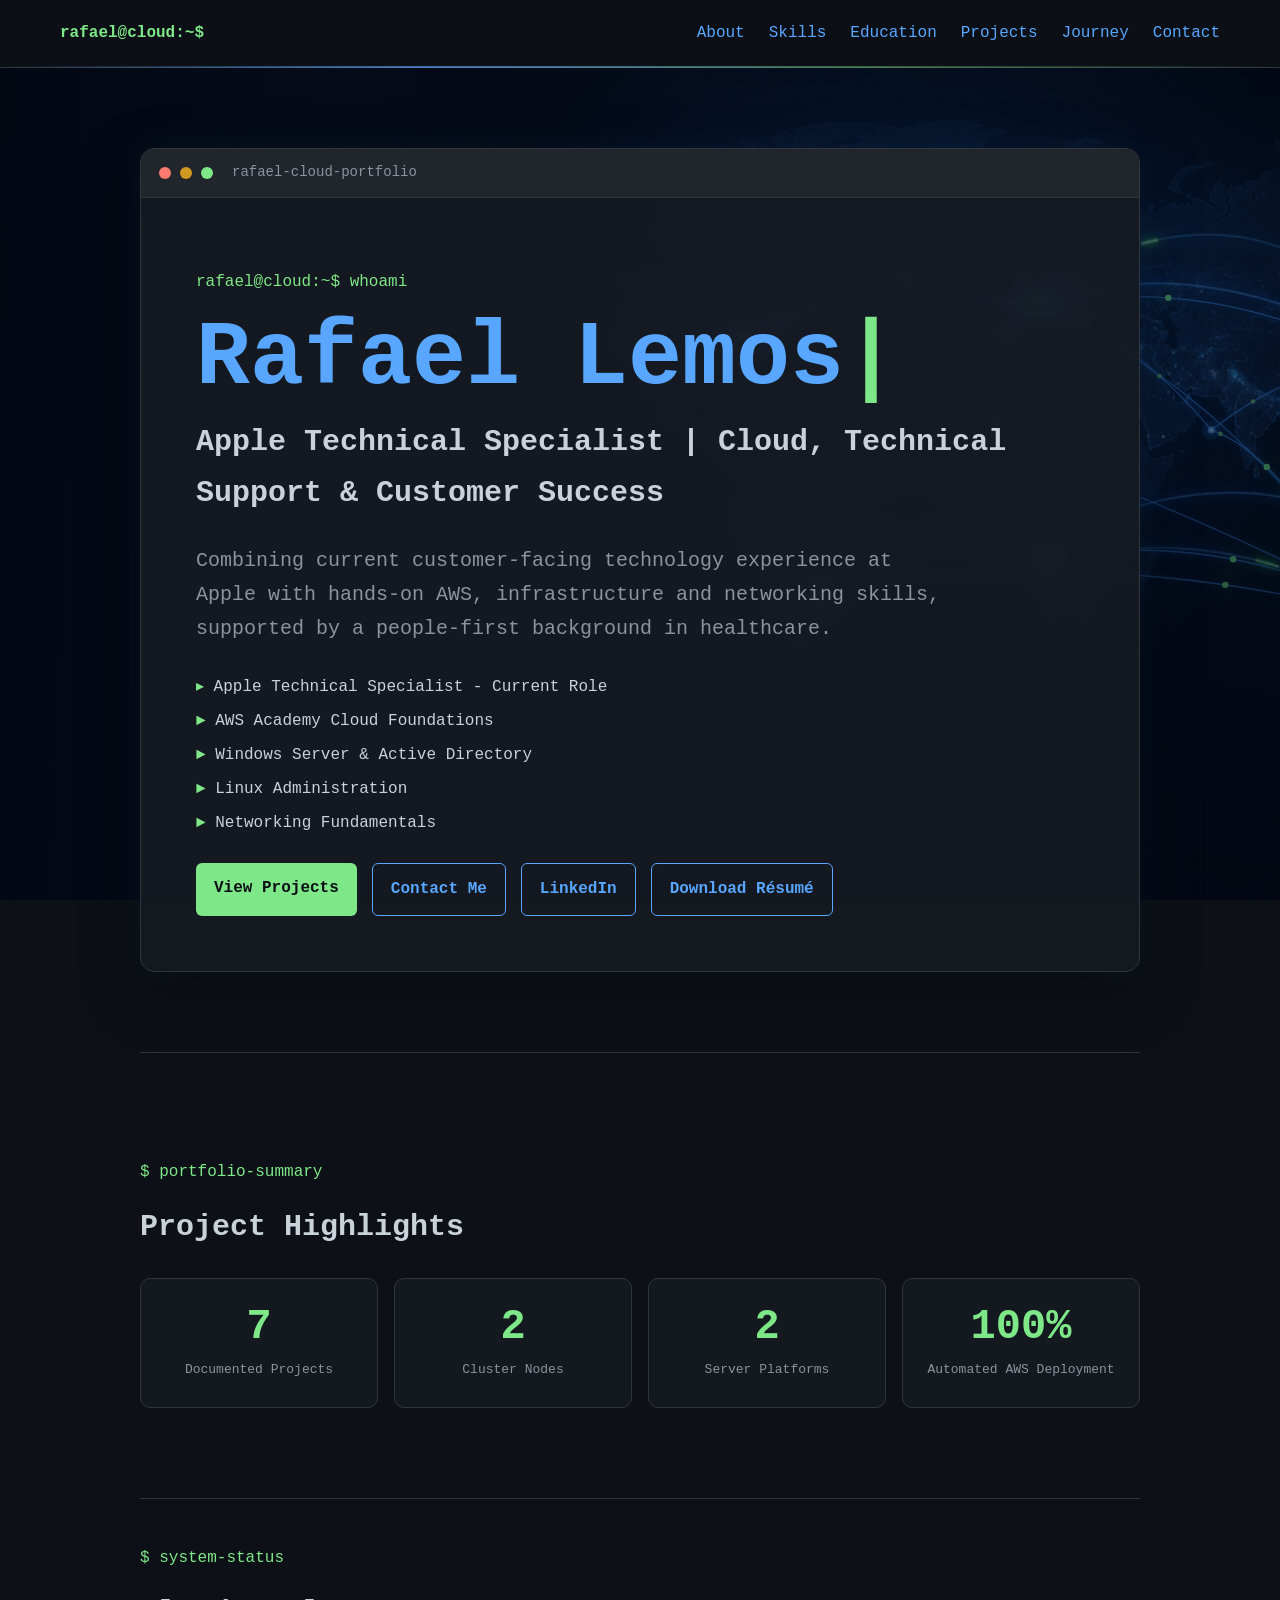
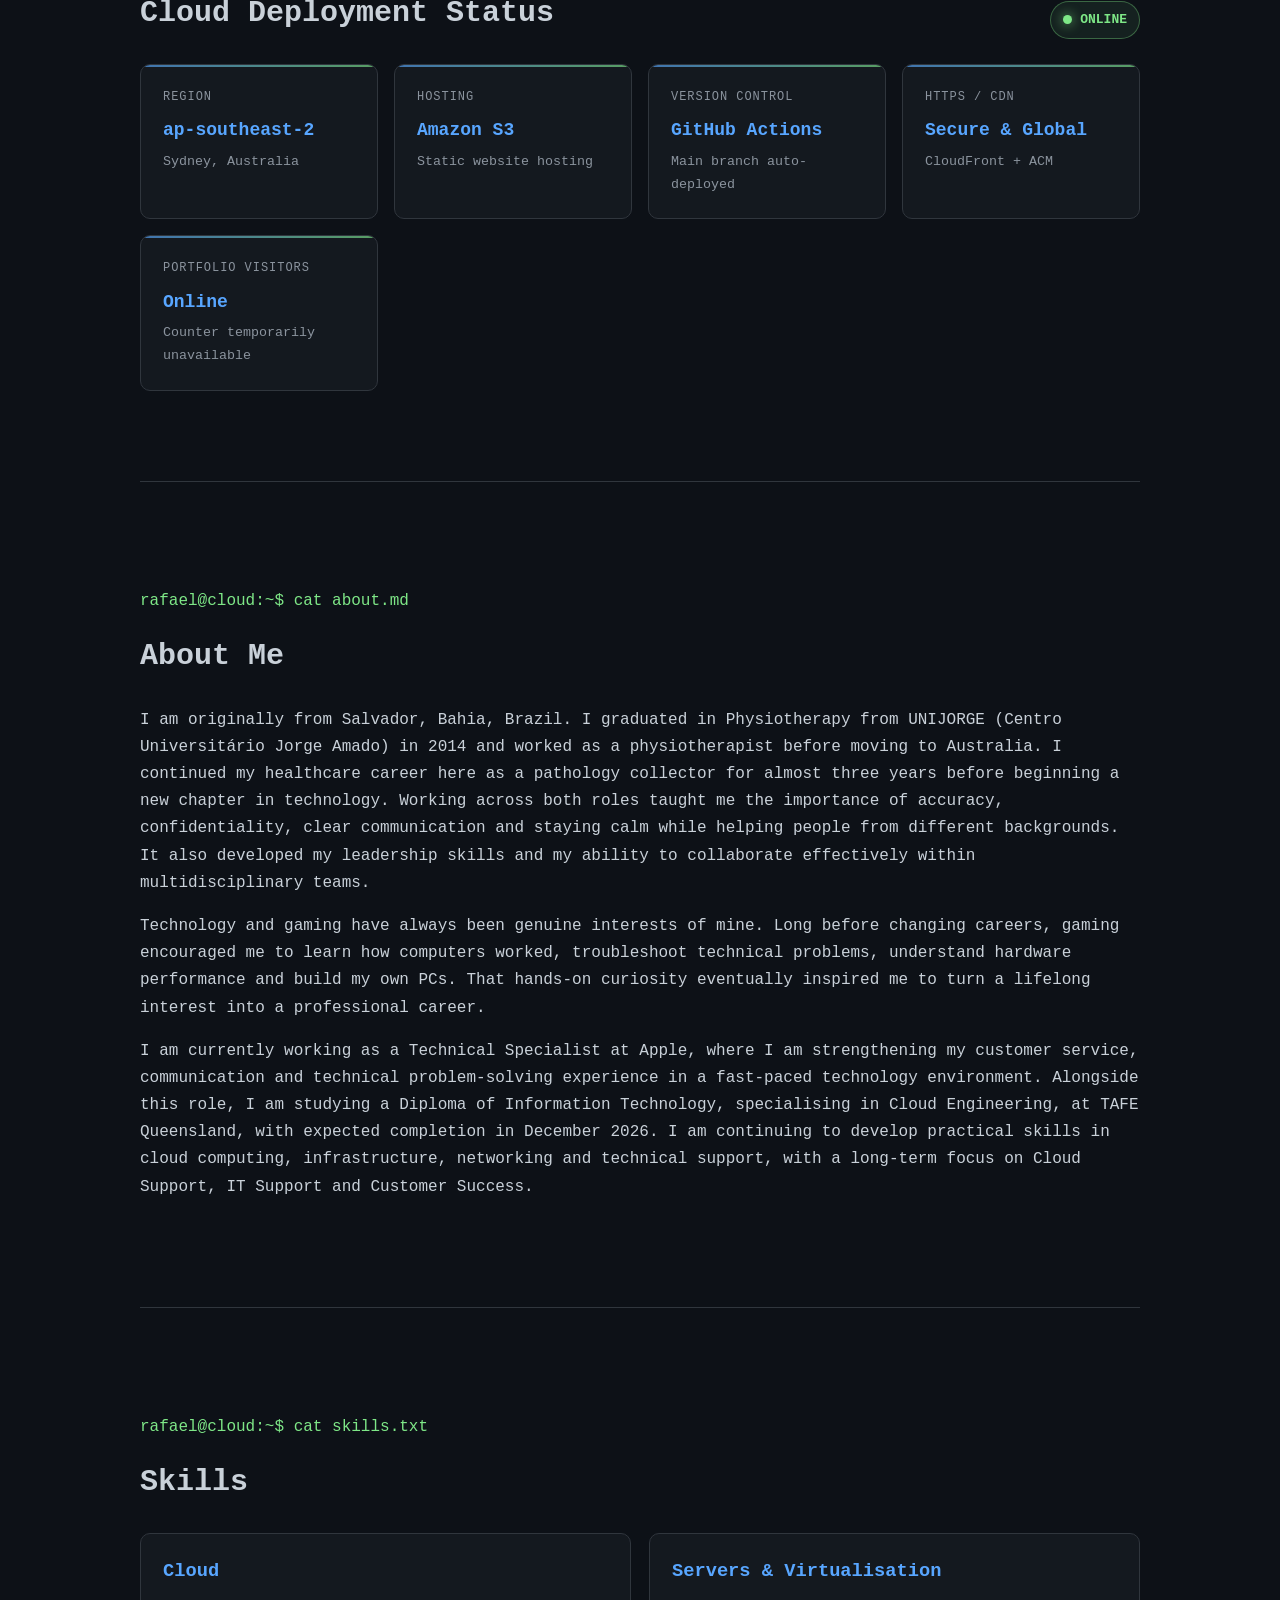
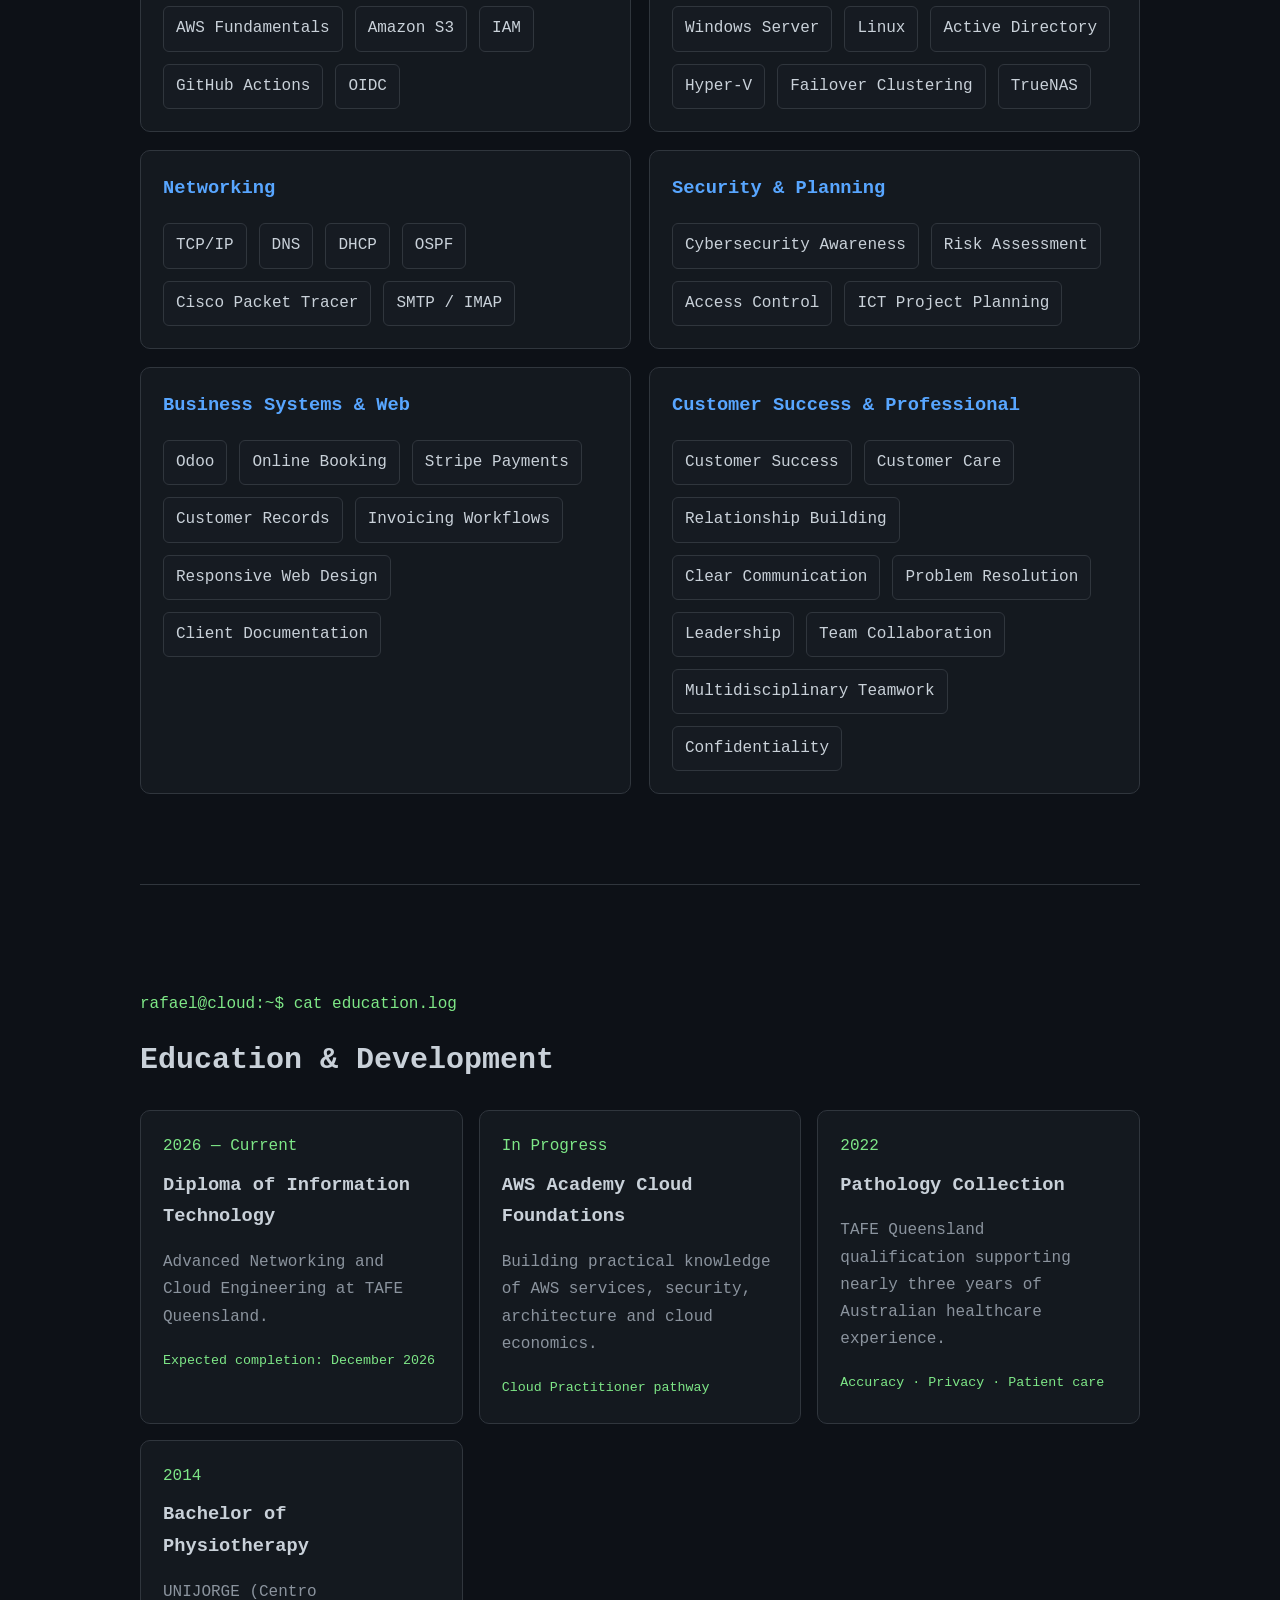
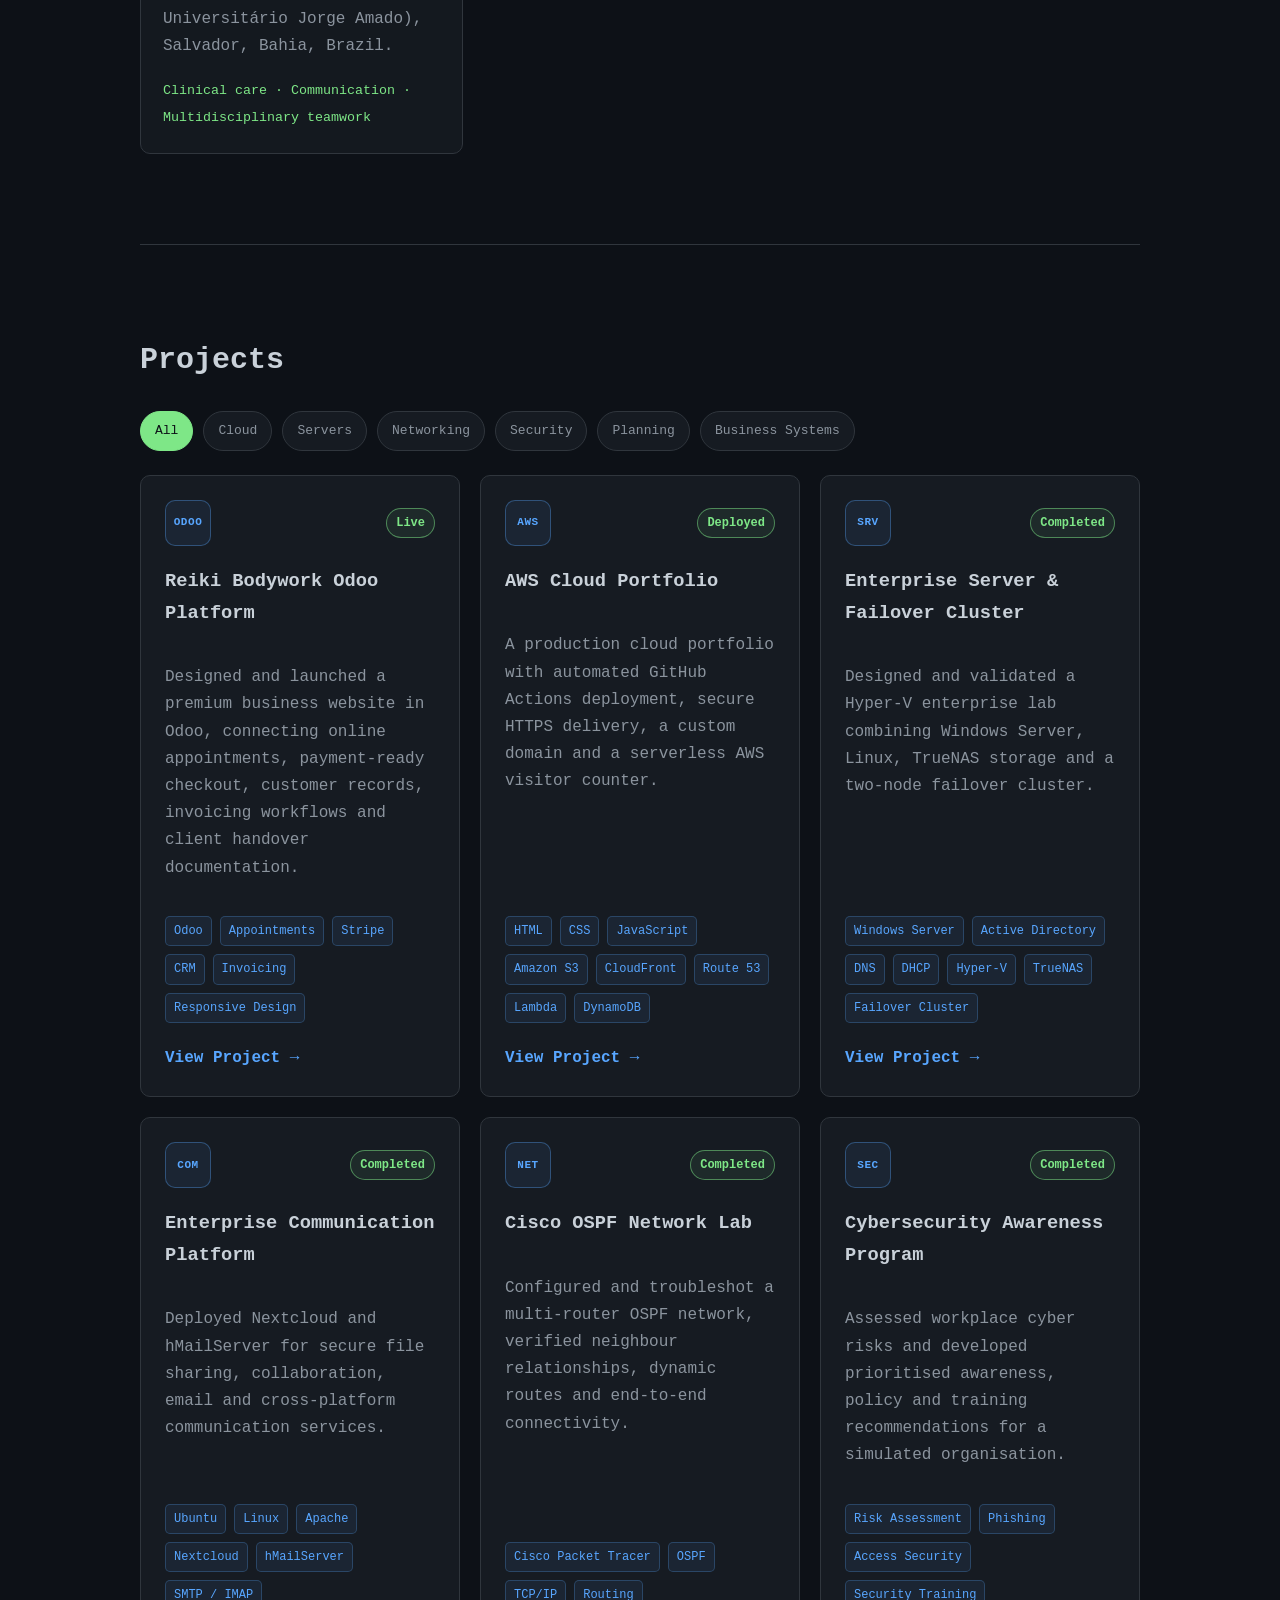
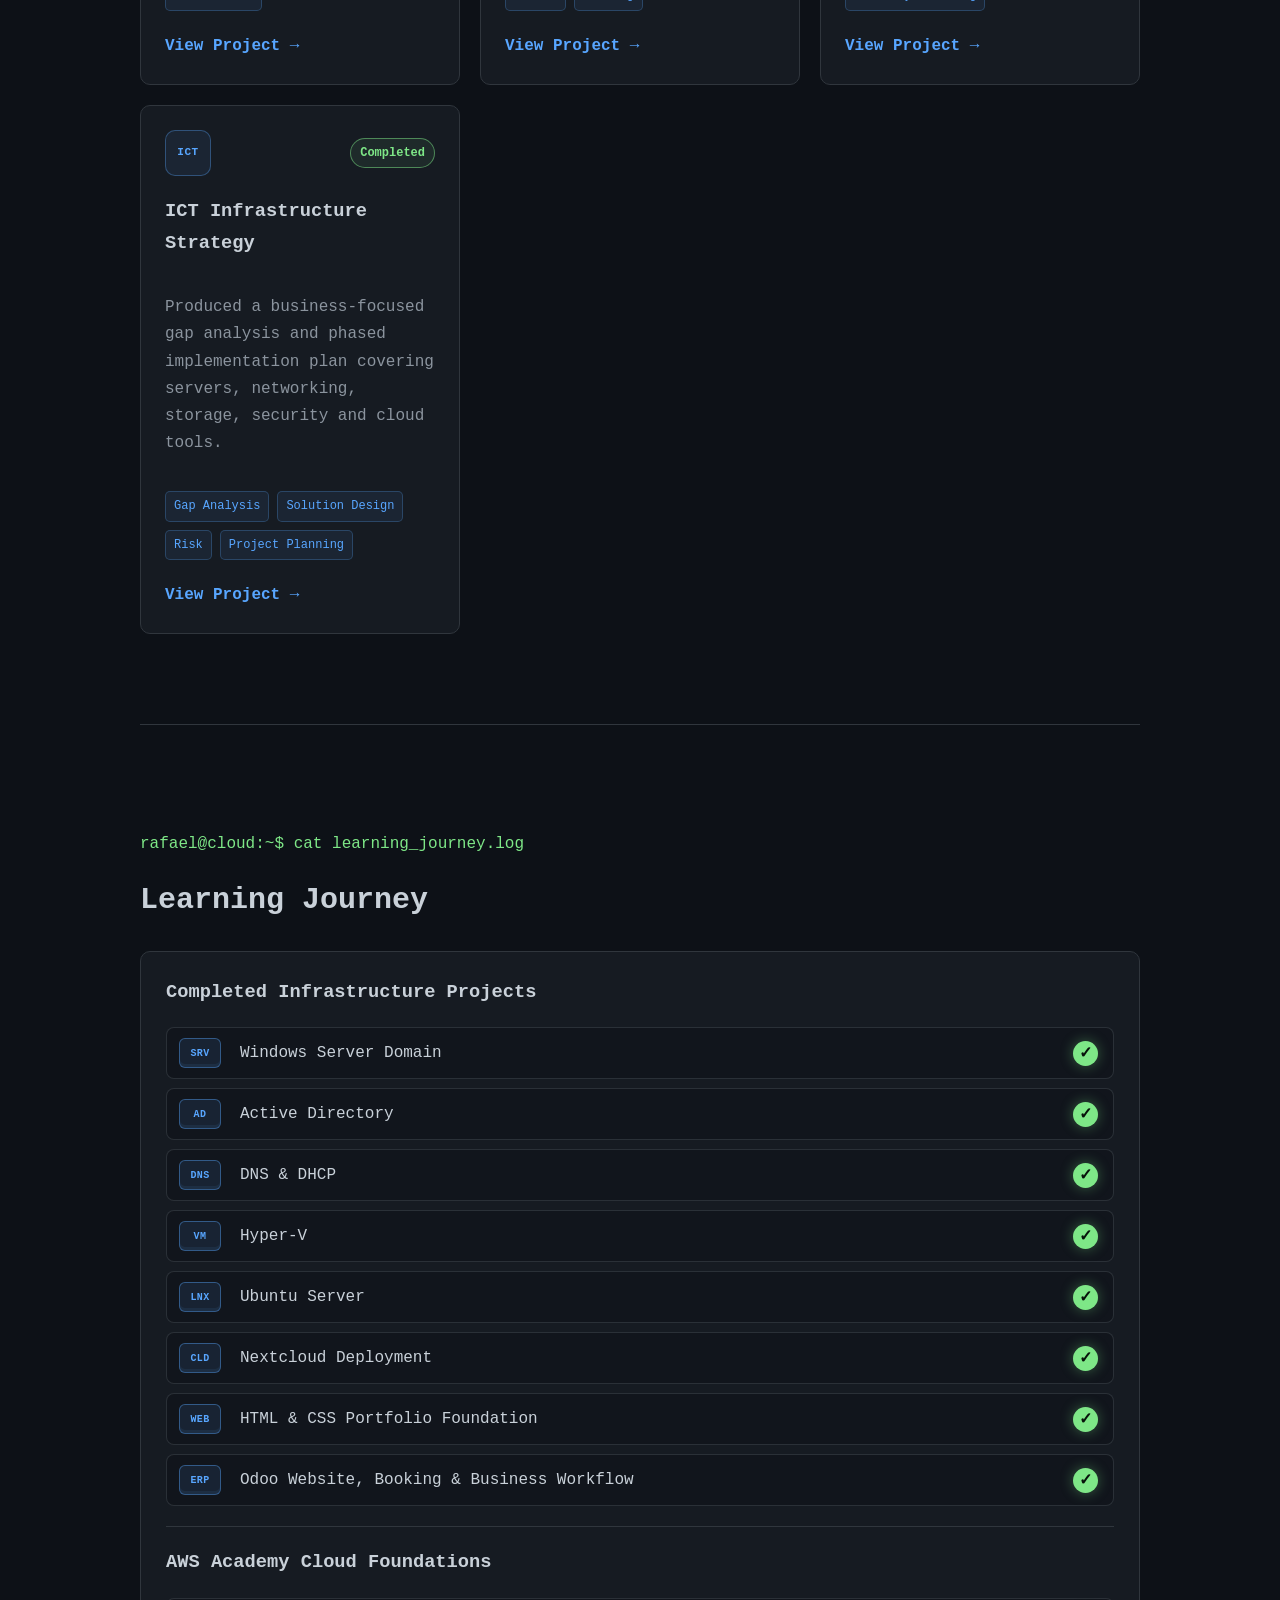
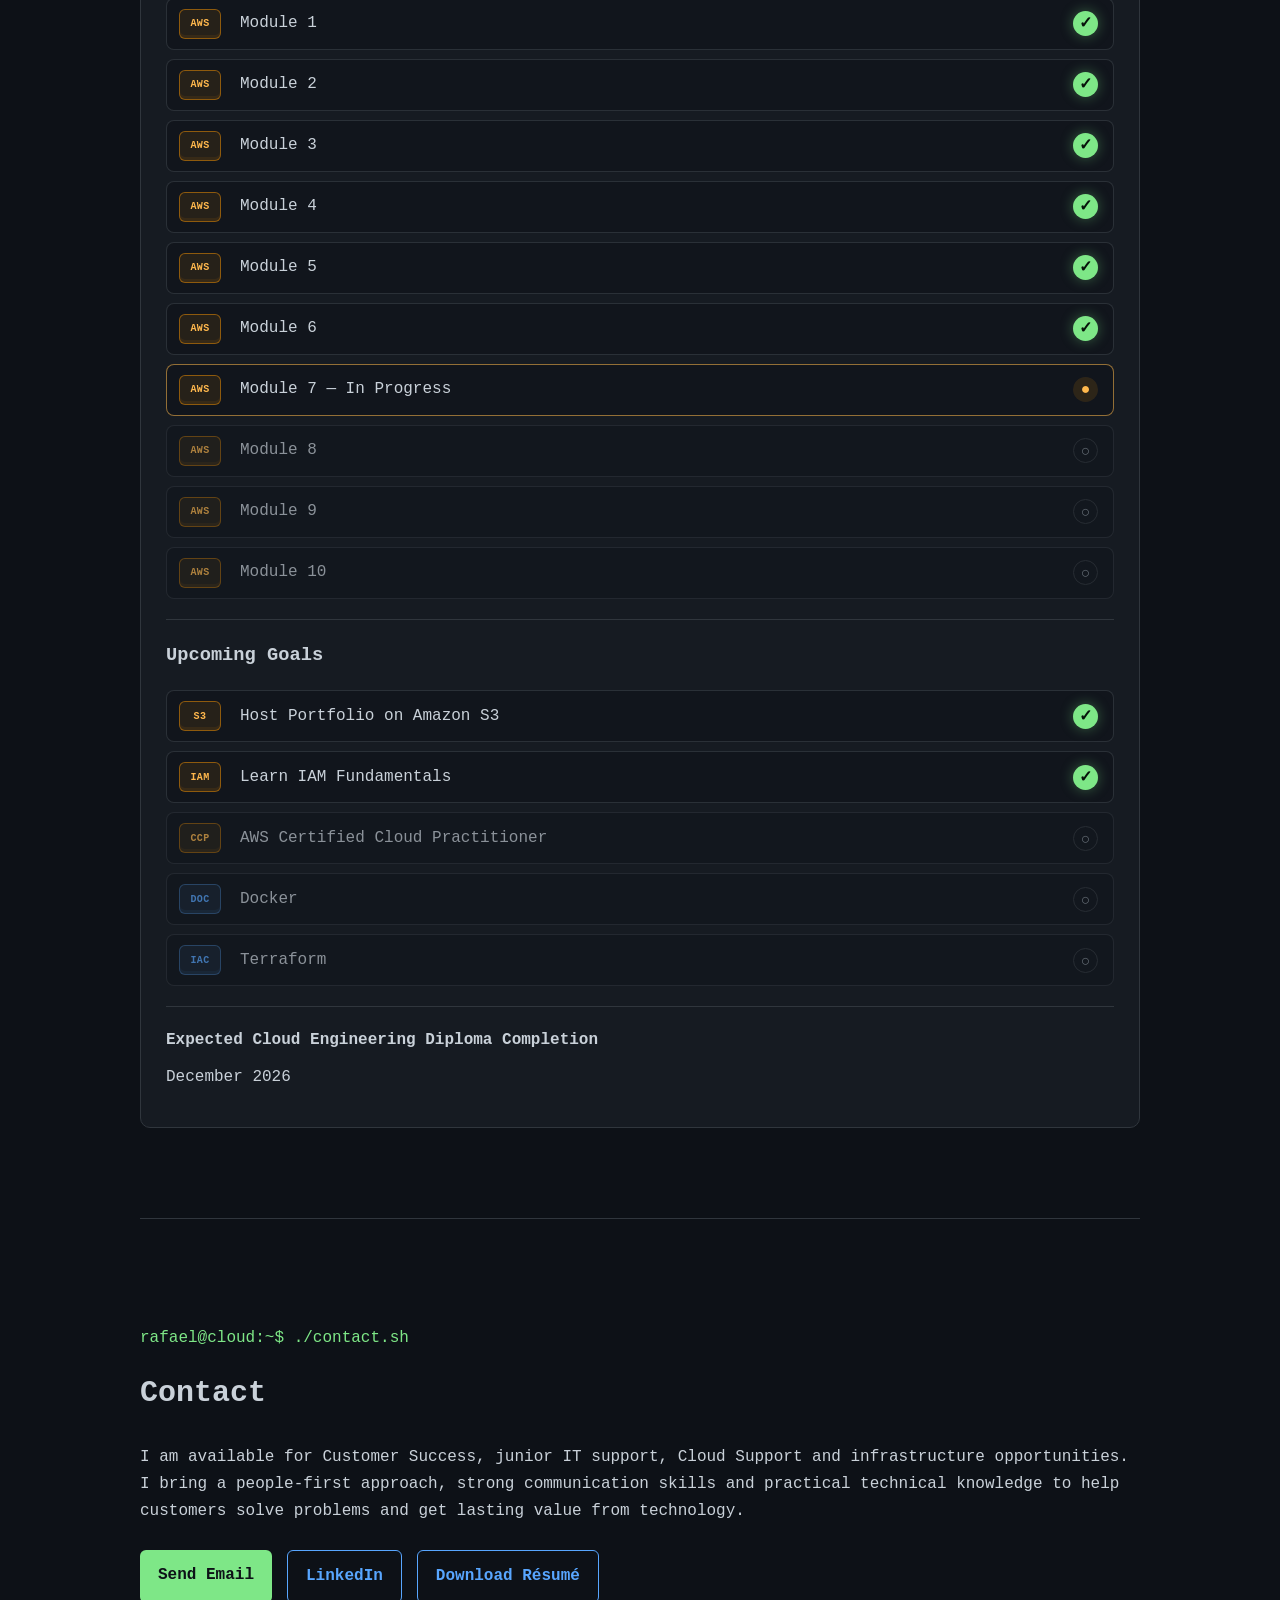
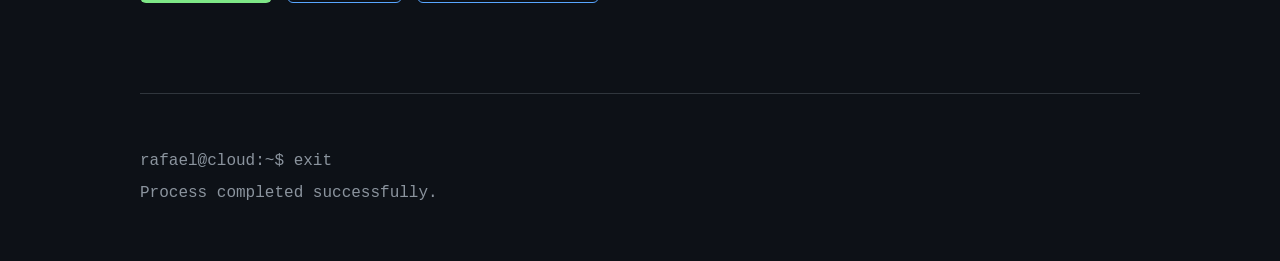
<file: index.html>
<!DOCTYPE html>
<html lang="en">

<head>
    <meta charset="UTF-8">

    <meta name="viewport" content="width=device-width, initial-scale=1.0">

    <title>Rafael Lemos | Cloud Portfolio</title>

    <meta name="description" content="Portfolio of Rafael Lemos, an Apple Technical Specialist and Cloud Engineering student with hands-on AWS, infrastructure, networking, customer success and technical support experience.">
    <meta name="author" content="Rafael Lemos">
    <meta name="theme-color" content="#0d1117">
    <meta property="og:type" content="website">
    <meta property="og:title" content="Rafael Lemos | Cloud Engineering Portfolio">
    <meta property="og:description" content="Apple Technical Specialist and Cloud Engineering student showcasing hands-on AWS, infrastructure and networking projects alongside customer-focused experience.">
    <meta property="og:url" content="https://rafaellemos.cloud/">
    <meta property="og:image" content="https://rafaellemos.cloud/images/social-preview.png">
    <meta property="og:image:width" content="1200">
    <meta property="og:image:height" content="630">
    <meta name="twitter:card" content="summary_large_image">
    <meta name="visitor-counter-endpoint" content="https://bfxt6ovoadmucw63or24gfzlfq0tllkr.lambda-url.ap-southeast-2.on.aws/">

    <link rel="icon" type="image/svg+xml" href="favicon.svg?v=2">
    <link rel="alternate icon" type="image/x-icon" href="favicon.ico?v=2">
    <link rel="icon" type="image/png" sizes="32x32" href="favicon-32x32.png?v=2">
    <link rel="icon" type="image/png" sizes="16x16" href="favicon-16x16.png?v=2">
    <link rel="apple-touch-icon" sizes="180x180" href="apple-touch-icon.png?v=2">
    <link rel="manifest" href="site.webmanifest?v=2">

    <link rel="stylesheet" href="style.css?v=20260723-7">
</head>

<body class="home-page">

    <canvas id="network-background" aria-hidden="true"></canvas>

    <header class="site-header">
        <p class="logo">rafael@cloud:~$</p>

        <button class="menu-toggle" type="button" aria-expanded="false" aria-controls="primary-navigation" aria-label="Open navigation menu">
            <span></span>
            <span></span>
            <span></span>
        </button>

        <nav id="primary-navigation">
            <a href="#about">About</a>
            <a href="#skills">Skills</a>
            <a href="#education">Education</a>
            <a href="#projects">Projects</a>
            <a href="#journey">Journey</a>
            <a href="#contact">Contact</a>
        </nav>
    </header>

    <main>

        <section class="hero">

            <div class="terminal-window">

                <div class="terminal-bar">
                    <span class="terminal-dot"></span>
                    <span class="terminal-dot"></span>
                    <span class="terminal-dot"></span>

                    <p>rafael-cloud-portfolio</p>
                </div>

                <div class="terminal-content">

                    <p class="terminal-command">
                        rafael@cloud:~$ whoami
                    </p>

                    <h1 id="typing-name">Rafael Lemos</h1>

                    <h2>Apple Technical Specialist | Cloud, Technical Support &amp; Customer Success</h2>

                    <p class="hero-text">
                        Combining current customer-facing technology experience at
                        Apple with hands-on AWS, infrastructure and networking skills,
                        supported by a people-first background in healthcare.
                    </p>

                    <div class="current-focus">
                        <p><span>&#9656;</span> Apple Technical Specialist - Current Role</p>
                        <p><span>►</span> AWS Academy Cloud Foundations</p>
                        <p><span>►</span> Windows Server &amp; Active Directory</p>
                        <p><span>►</span> Linux Administration</p>
                        <p><span>►</span> Networking Fundamentals</p>
                    </div>

                    <div class="hero-buttons">
                        <a class="primary-button" href="#projects">
                            View Projects
                        </a>

                        <a class="secondary-button" href="#contact">
                            Contact Me
                        </a>

                        <a class="secondary-button" href="https://www.linkedin.com/in/rafael-lemos-pereira-5443aa358/"
                            target="_blank" rel="noopener noreferrer">
                            LinkedIn
                        </a>

                        <a class="secondary-button" href="output/pdf/Rafael-Lemos-Resume.pdf" download>
                            Download Résumé
                        </a>
                    </div>

                </div>

            </div>

        </section>

        <section class="highlights" aria-labelledby="highlights-title">
            <p class="terminal-command">$ portfolio-summary</p>
            <h2 id="highlights-title">Project Highlights</h2>
            <div class="highlight-grid">
                <article><strong>7</strong><span>Documented Projects</span></article>
                <article><strong>2</strong><span>Cluster Nodes</span></article>
                <article><strong>2</strong><span>Server Platforms</span></article>
                <article><strong>100%</strong><span>Automated AWS Deployment</span></article>
            </div>
        </section>

        <section class="cloud-status" aria-labelledby="cloud-status-title">
            <div class="status-header">
                <div>
                    <p class="terminal-command">$ system-status</p>
                    <h2 id="cloud-status-title">Cloud Deployment Status</h2>
                </div>

                <span class="online-status">
                    <span class="online-dot"></span>
                    Online
                </span>
            </div>

            <div class="status-grid">
                <article class="status-card">
                    <span class="status-label">Region</span>
                    <strong>ap-southeast-2</strong>
                    <small>Sydney, Australia</small>
                </article>

                <article class="status-card">
                    <span class="status-label">Hosting</span>
                    <strong>Amazon S3</strong>
                    <small>Static website hosting</small>
                </article>

                <article class="status-card">
                    <span class="status-label">Version Control</span>
                    <strong>GitHub Actions</strong>
                    <small>Main branch auto-deployed</small>
                </article>

                <article class="status-card">
                    <span class="status-label">HTTPS / CDN</span>
                    <strong>Secure &amp; Global</strong>
                    <small>CloudFront + ACM</small>
                </article>

                <article class="status-card visitor-card" aria-live="polite">
                    <span class="status-label">Portfolio Visitors</span>
                    <strong id="visitor-count">—</strong>
                    <small id="visitor-count-status">AWS counter connecting</small>
                </article>
            </div>
        </section>

        <section id="about">
            <p class="terminal-command">
                rafael@cloud:~$ cat about.md
            </p>

            <h2>About Me</h2>

            <p>
                I am originally from Salvador, Bahia, Brazil. I graduated in
                Physiotherapy from UNIJORGE (Centro Universitário Jorge Amado) in 2014
                and worked as a physiotherapist before moving to Australia. I continued my
                healthcare career here as a pathology collector for almost
                three years before beginning a new chapter in technology.
                Working across both roles taught me the importance of accuracy,
                confidentiality, clear communication and staying calm while
                helping people from different backgrounds. It also developed
                my leadership skills and my ability to collaborate effectively
                within multidisciplinary teams.
            </p>

            <p>
                Technology and gaming have always been genuine interests of
                mine. Long before changing careers, gaming encouraged me to
                learn how computers worked, troubleshoot technical problems,
                understand hardware performance and build my own PCs. That
                hands-on curiosity eventually inspired me to turn a lifelong
                interest into a professional career.
            </p>

            <p>
                I am currently working as a Technical Specialist at Apple, where I am
                strengthening my customer service, communication and technical
                problem-solving experience in a fast-paced technology environment.
                Alongside this role, I am studying a Diploma of Information Technology,
                specialising in Cloud Engineering, at TAFE Queensland, with expected
                completion in December 2026. I am continuing to develop practical skills
                in cloud computing, infrastructure, networking and technical support,
                with a long-term focus on Cloud Support, IT Support and Customer Success.
            </p>
        </section>

        <section id="skills">
            <p class="terminal-command">
                rafael@cloud:~$ cat skills.txt
            </p>

            <h2>Skills</h2>

            <div class="skill-categories">
                <article class="skill-category"><h3>Cloud</h3><div class="skill-list"><span>AWS Fundamentals</span><span>Amazon S3</span><span>IAM</span><span>GitHub Actions</span><span>OIDC</span></div></article>
                <article class="skill-category"><h3>Servers &amp; Virtualisation</h3><div class="skill-list"><span>Windows Server</span><span>Linux</span><span>Active Directory</span><span>Hyper-V</span><span>Failover Clustering</span><span>TrueNAS</span></div></article>
                <article class="skill-category"><h3>Networking</h3><div class="skill-list"><span>TCP/IP</span><span>DNS</span><span>DHCP</span><span>OSPF</span><span>Cisco Packet Tracer</span><span>SMTP / IMAP</span></div></article>
                <article class="skill-category"><h3>Security &amp; Planning</h3><div class="skill-list"><span>Cybersecurity Awareness</span><span>Risk Assessment</span><span>Access Control</span><span>ICT Project Planning</span></div></article>
                <article class="skill-category"><h3>Business Systems &amp; Web</h3><div class="skill-list"><span>Odoo</span><span>Online Booking</span><span>Stripe Payments</span><span>Customer Records</span><span>Invoicing Workflows</span><span>Responsive Web Design</span><span>Client Documentation</span></div></article>
                <article class="skill-category"><h3>Customer Success &amp; Professional</h3><div class="skill-list"><span>Customer Success</span><span>Customer Care</span><span>Relationship Building</span><span>Clear Communication</span><span>Problem Resolution</span><span>Leadership</span><span>Team Collaboration</span><span>Multidisciplinary Teamwork</span><span>Confidentiality</span></div></article>
            </div>
        </section>

        <section id="education">
            <p class="terminal-command">rafael@cloud:~$ cat education.log</p>
            <h2>Education &amp; Development</h2>
            <div class="education-grid">
                <article class="education-card"><span class="education-year">2026 — Current</span><h3>Diploma of Information Technology</h3><p>Advanced Networking and Cloud Engineering at TAFE Queensland.</p><small>Expected completion: December 2026</small></article>
                <article class="education-card"><span class="education-year">In Progress</span><h3>AWS Academy Cloud Foundations</h3><p>Building practical knowledge of AWS services, security, architecture and cloud economics.</p><small>Cloud Practitioner pathway</small></article>
                <article class="education-card"><span class="education-year">2022</span><h3>Pathology Collection</h3><p>TAFE Queensland qualification supporting nearly three years of Australian healthcare experience.</p><small>Accuracy · Privacy · Patient care</small></article>
                <article class="education-card"><span class="education-year">2014</span><h3>Bachelor of Physiotherapy</h3><p>UNIJORGE (Centro Universitário Jorge Amado), Salvador, Bahia, Brazil.</p><small>Clinical care · Communication · Multidisciplinary teamwork</small></article>
            </div>
        </section>

        <section id="projects">
            <h2>Projects</h2>

            <div class="project-filters" role="group" aria-label="Filter projects">
                <button class="filter-button active" type="button" data-filter="all">All</button>
                <button class="filter-button" type="button" data-filter="cloud">Cloud</button>
                <button class="filter-button" type="button" data-filter="servers">Servers</button>
                <button class="filter-button" type="button" data-filter="networking">Networking</button>
                <button class="filter-button" type="button" data-filter="security">Security</button>
                <button class="filter-button" type="button" data-filter="planning">Planning</button>
                <button class="filter-button" type="button" data-filter="business">Business Systems</button>
            </div>

            <div class="project-grid">

                <article class="project-card" data-category="business cloud">
                    <div class="project-card-header">
                        <p class="project-icon">ODOO</p>
                        <span class="status-badge status-complete">Live</span>
                    </div>
                    <h3>Reiki Bodywork Odoo Platform</h3>
                    <p class="project-description">
                        Designed and launched a premium business website in Odoo,
                        connecting online appointments, payment-ready checkout,
                        customer records, invoicing workflows and client handover documentation.
                    </p>
                    <div class="tech-list">
                        <span>Odoo</span><span>Appointments</span><span>Stripe</span>
                        <span>CRM</span><span>Invoicing</span><span>Responsive Design</span>
                    </div>
                    <a class="project-link" href="projects/reiki-bodywork-odoo.html">View Project &rarr;</a>
                </article>

                <article class="project-card" data-category="cloud">
                    <div class="project-card-header">
                        <p class="project-icon">☁</p>

                        <span class="status-badge status-complete">
                            Deployed
                        </span>
                    </div>

                    <h3>AWS Cloud Portfolio</h3>

                    <p class="project-description">
                        A production cloud portfolio with automated GitHub Actions
                        deployment, secure HTTPS delivery, a custom domain and a
                        serverless AWS visitor counter.
                    </p>

                    <div class="tech-list">
                        <span>HTML</span>
                        <span>CSS</span>
                        <span>JavaScript</span>
                        <span>Amazon S3</span>
                        <span>CloudFront</span>
                        <span>Route 53</span>
                        <span>Lambda</span>
                        <span>DynamoDB</span>
                    </div>

                    <a class="project-link" href="projects/aws-portfolio.html">
                        View Project →
                    </a>
                </article>

                <article class="project-card" data-category="servers networking">
                    <div class="project-card-header">
                        <p class="project-icon">▣</p>

                        <span class="status-badge status-complete">
                            Completed
                        </span>
                    </div>

                    <h3>Enterprise Server &amp; Failover Cluster</h3>

                    <p class="project-description">
                        Designed and validated a Hyper-V enterprise lab combining Windows Server,
                        Linux, TrueNAS storage and a two-node failover cluster.
                    </p>

                    <div class="tech-list">
                        <span>Windows Server</span>
                        <span>Active Directory</span>
                        <span>DNS</span>
                        <span>DHCP</span>
                        <span>Hyper-V</span>
                        <span>TrueNAS</span>
                        <span>Failover Cluster</span>
                    </div>

                    <a class="project-link" href="projects/enterprise-server-lab.html">
                        View Project →
                    </a>
                </article>

                <article class="project-card" data-category="servers networking">
                    <div class="project-card-header">
                        <p class="project-icon">⬡</p>

                        <span class="status-badge status-complete">
                            Completed
                        </span>
                    </div>

                    <h3>Enterprise Communication Platform</h3>

                    <p class="project-description">
                        Deployed Nextcloud and hMailServer for secure file sharing,
                        collaboration, email and cross-platform communication services.
                    </p>

                    <div class="tech-list">
                        <span>Ubuntu</span>
                        <span>Linux</span>
                        <span>Apache</span>
                        <span>Nextcloud</span>
                        <span>hMailServer</span>
                        <span>SMTP / IMAP</span>
                    </div>

                    <a class="project-link" href="projects/enterprise-communications.html">
                        View Project →
                    </a>
                </article>

                <article class="project-card" data-category="networking">
                    <div class="project-card-header">
                        <p class="project-icon">◎</p>
                        <span class="status-badge status-complete">Completed</span>
                    </div>
                    <h3>Cisco OSPF Network Lab</h3>
                    <p class="project-description">
                        Configured and troubleshot a multi-router OSPF network, verified
                        neighbour relationships, dynamic routes and end-to-end connectivity.
                    </p>
                    <div class="tech-list">
                        <span>Cisco Packet Tracer</span>
                        <span>OSPF</span>
                        <span>TCP/IP</span>
                        <span>Routing</span>
                    </div>
                    <a class="project-link" href="projects/ospf-network-lab.html">
                        View Project →
                    </a>
                </article>

                <article class="project-card" data-category="security">
                    <div class="project-card-header">
                        <p class="project-icon">◆</p>
                        <span class="status-badge status-complete">Completed</span>
                    </div>
                    <h3>Cybersecurity Awareness Program</h3>
                    <p class="project-description">
                        Assessed workplace cyber risks and developed prioritised awareness,
                        policy and training recommendations for a simulated organisation.
                    </p>
                    <div class="tech-list">
                        <span>Risk Assessment</span>
                        <span>Phishing</span>
                        <span>Access Security</span>
                        <span>Security Training</span>
                    </div>
                    <a class="project-link" href="projects/cybersecurity-awareness.html">
                        View Project →
                    </a>
                </article>

                <article class="project-card" data-category="planning">
                    <div class="project-card-header">
                        <p class="project-icon">▤</p>
                        <span class="status-badge status-complete">Completed</span>
                    </div>
                    <h3>ICT Infrastructure Strategy</h3>
                    <p class="project-description">
                        Produced a business-focused gap analysis and phased implementation
                        plan covering servers, networking, storage, security and cloud tools.
                    </p>
                    <div class="tech-list">
                        <span>Gap Analysis</span>
                        <span>Solution Design</span>
                        <span>Risk</span>
                        <span>Project Planning</span>
                    </div>
                    <a class="project-link" href="projects/ict-infrastructure-strategy.html">
                        View Project →
                    </a>
                </article>

            </div>
        </section>

        <section id="journey">
            <p class="terminal-command">
                rafael@cloud:~$ cat learning_journey.log
            </p>

            <h2>Learning Journey</h2>

            <div class="journey-box">

                <h3>Completed Infrastructure Projects</h3>

                <div class="journey-list">
                    <p class="journey-item complete"><span class="journey-icon">SRV</span><span>Windows Server Domain</span><span class="status-mark">✓</span></p>
                    <p class="journey-item complete"><span class="journey-icon">AD</span><span>Active Directory</span><span class="status-mark">✓</span></p>
                    <p class="journey-item complete"><span class="journey-icon">DNS</span><span>DNS &amp; DHCP</span><span class="status-mark">✓</span></p>
                    <p class="journey-item complete"><span class="journey-icon">VM</span><span>Hyper-V</span><span class="status-mark">✓</span></p>
                    <p class="journey-item complete"><span class="journey-icon">LNX</span><span>Ubuntu Server</span><span class="status-mark">✓</span></p>
                    <p class="journey-item complete"><span class="journey-icon">CLD</span><span>Nextcloud Deployment</span><span class="status-mark">✓</span></p>
                    <p class="journey-item complete"><span class="journey-icon">WEB</span><span>HTML &amp; CSS Portfolio Foundation</span><span class="status-mark">✓</span></p>
                    <p class="journey-item complete"><span class="journey-icon">ERP</span><span>Odoo Website, Booking &amp; Business Workflow</span><span class="status-mark">✓</span></p>
                </div>

                <hr>

                <h3>AWS Academy Cloud Foundations</h3>

                <div class="journey-list">
                    <p class="journey-item complete"><span class="journey-icon aws">AWS</span><span>Module 1</span><span class="status-mark">✓</span></p>
                    <p class="journey-item complete"><span class="journey-icon aws">AWS</span><span>Module 2</span><span class="status-mark">✓</span></p>
                    <p class="journey-item complete"><span class="journey-icon aws">AWS</span><span>Module 3</span><span class="status-mark">✓</span></p>
                    <p class="journey-item complete"><span class="journey-icon aws">AWS</span><span>Module 4</span><span class="status-mark">✓</span></p>
                    <p class="journey-item complete"><span class="journey-icon aws">AWS</span><span>Module 5</span><span class="status-mark">✓</span></p>
                    <p class="journey-item complete"><span class="journey-icon aws">AWS</span><span>Module 6</span><span class="status-mark">✓</span></p>
                    <p class="journey-item active"><span class="journey-icon aws">AWS</span><span>Module 7 — In Progress</span><span class="status-mark">●</span></p>
                    <p class="journey-item pending"><span class="journey-icon aws">AWS</span><span>Module 8</span><span class="status-mark">○</span></p>
                    <p class="journey-item pending"><span class="journey-icon aws">AWS</span><span>Module 9</span><span class="status-mark">○</span></p>
                    <p class="journey-item pending"><span class="journey-icon aws">AWS</span><span>Module 10</span><span class="status-mark">○</span></p>
                </div>

                <hr>

                <h3>Upcoming Goals</h3>

                <div class="journey-list">
                    <p class="journey-item complete"><span class="journey-icon aws">S3</span><span>Host Portfolio on Amazon S3</span><span class="status-mark">✓</span></p>
                    <p class="journey-item complete"><span class="journey-icon aws">IAM</span><span>Learn IAM Fundamentals</span><span class="status-mark">✓</span></p>
                    <p class="journey-item pending"><span class="journey-icon aws">CCP</span><span>AWS Certified Cloud Practitioner</span><span class="status-mark">○</span></p>
                    <p class="journey-item pending"><span class="journey-icon">DOC</span><span>Docker</span><span class="status-mark">○</span></p>
                    <p class="journey-item pending"><span class="journey-icon">IAC</span><span>Terraform</span><span class="status-mark">○</span></p>
                </div>

                <hr>

                <p><strong>Expected Cloud Engineering Diploma Completion</strong></p>
                <p>December 2026</p>

            </div>
        </section>

        <section id="contact">
            <p class="terminal-command">
                rafael@cloud:~$ ./contact.sh
            </p>

            <h2>Contact</h2>

            <p>
                I am available for Customer Success, junior IT support, Cloud Support
                and infrastructure opportunities. I bring a people-first approach,
                strong communication skills and practical technical knowledge to help
                customers solve problems and get lasting value from technology.
            </p>

            <div class="hero-buttons">
                <a class="primary-button" href="mailto:rafaelemosp@gmail.com">
                    Send Email
                </a>

                <a class="secondary-button"
                    href="https://www.linkedin.com/in/rafael-lemos-pereira-5443aa358/"
                    target="_blank" rel="noopener noreferrer">
                    LinkedIn
                </a>

                <a class="secondary-button" href="output/pdf/Rafael-Lemos-Resume.pdf" download>
                    Download Résumé
                </a>
            </div>
        </section>

    </main>

    <footer>
        <p>rafael@cloud:~$ exit</p>
        <p>Process completed successfully.</p>
    </footer>

    <script src="script.js?v=20260810-1"></script>

</body>

</html>
</file>
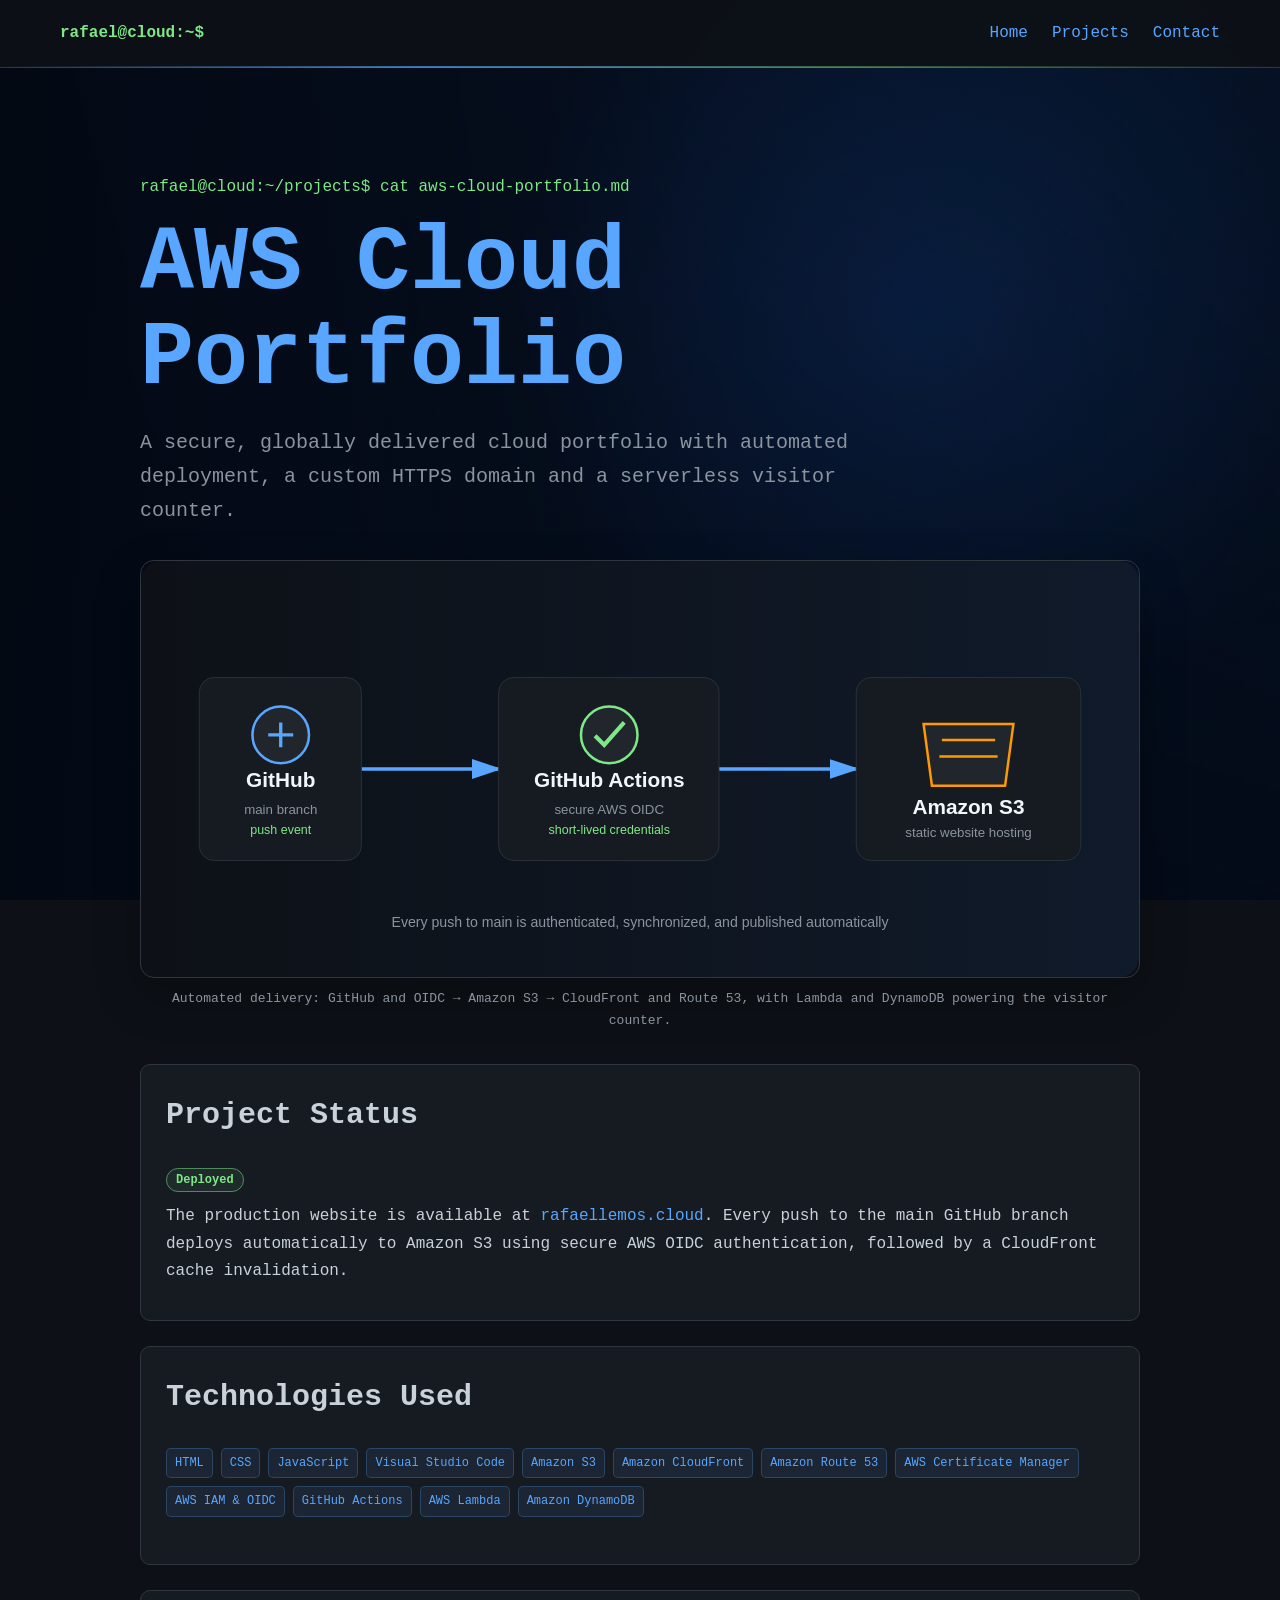
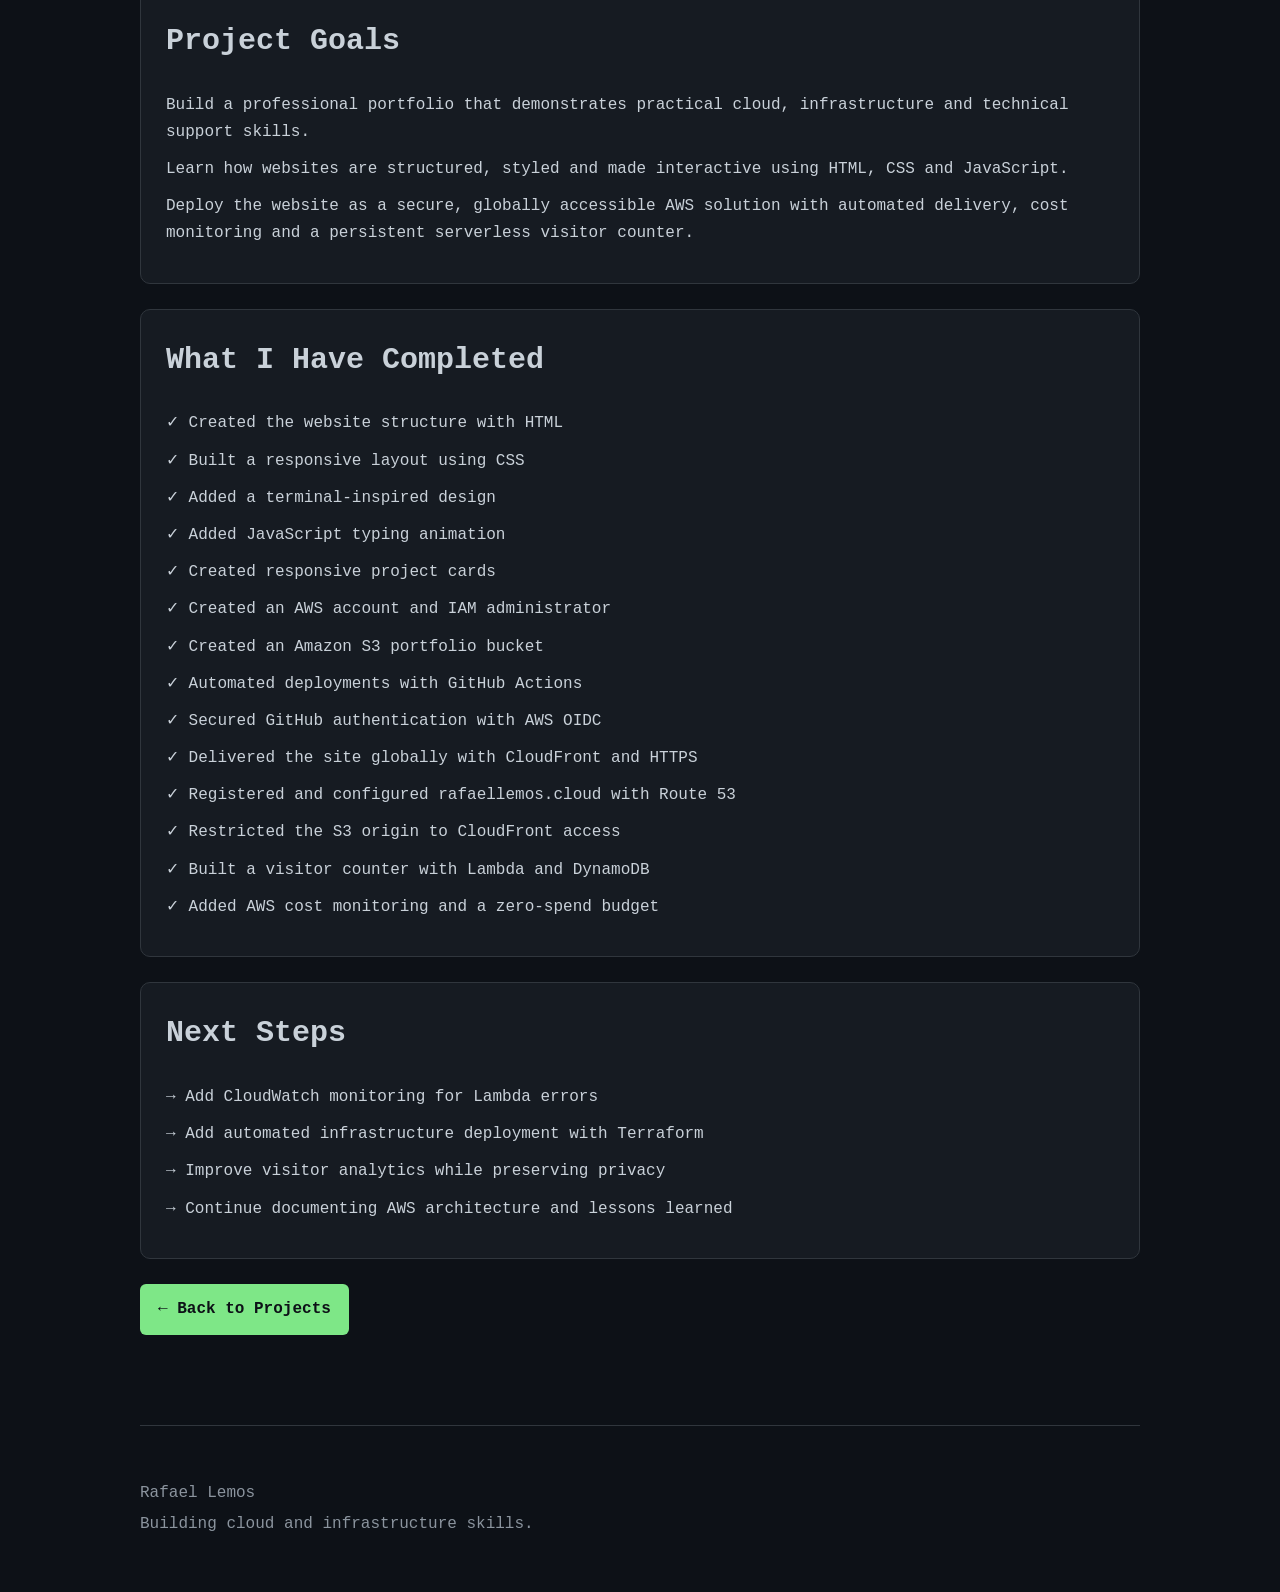
<file: projects/aws-portfolio.html>
<!DOCTYPE html>
<html lang="en">

<head>
    <meta charset="UTF-8">

    <meta name="viewport" content="width=device-width, initial-scale=1.0">

    <title>AWS Cloud Portfolio | Rafael Lemos</title>

    <link rel="icon" type="image/x-icon" href="../favicon.ico">
    <link rel="icon" type="image/png" sizes="32x32" href="../favicon-32x32.png">
    <link rel="icon" type="image/png" sizes="16x16" href="../favicon-16x16.png">
    <link rel="apple-touch-icon" sizes="180x180" href="../apple-touch-icon.png">
    <link rel="manifest" href="../site.webmanifest">

    <link rel="stylesheet" href="../style.css">
</head>

<body>

    <header class="site-header">
        <p class="logo">rafael@cloud:~$</p>

        <nav>
            <a href="../index.html">Home</a>
            <a href="../index.html#projects">Projects</a>
            <a href="../index.html#contact">Contact</a>
        </nav>
    </header>

    <main>

        <section class="project-page">

            <p class="terminal-command">
                rafael@cloud:~/projects$ cat aws-cloud-portfolio.md
            </p>

            <h1>AWS Cloud Portfolio</h1>

            <p class="hero-text">
                A secure, globally delivered cloud portfolio with automated
                deployment, a custom HTTPS domain and a serverless visitor counter.
            </p>

            <figure class="project-visual">
                <img src="../images/projects/aws-deployment.svg" alt="GitHub Actions deployment flow from the repository through secure AWS OIDC authentication to the AWS-hosted portfolio">
                <figcaption>Automated delivery: GitHub and OIDC → Amazon S3 → CloudFront and Route 53, with Lambda and DynamoDB powering the visitor counter.</figcaption>
            </figure>

            <div class="journey-box">
                <h2>Project Status</h2>

                <p>
                    <span class="status-badge status-complete">
                        Deployed
                    </span>
                </p>

                <p>
                    The production website is available at
                    <a href="https://rafaellemos.cloud" target="_blank" rel="noopener noreferrer">rafaellemos.cloud</a>.
                    Every push to the main GitHub branch deploys automatically to
                    Amazon S3 using secure AWS OIDC authentication, followed by a
                    CloudFront cache invalidation.
                </p>
            </div>

            <div class="journey-box">
                <h2>Technologies Used</h2>

                <div class="tech-list">
                    <span>HTML</span>
                    <span>CSS</span>
                    <span>JavaScript</span>
                    <span>Visual Studio Code</span>
                    <span>Amazon S3</span>
                    <span>Amazon CloudFront</span>
                    <span>Amazon Route 53</span>
                    <span>AWS Certificate Manager</span>
                    <span>AWS IAM &amp; OIDC</span>
                    <span>GitHub Actions</span>
                    <span>AWS Lambda</span>
                    <span>Amazon DynamoDB</span>
                </div>
            </div>

            <div class="journey-box">
                <h2>Project Goals</h2>

                <p>
                    Build a professional portfolio that demonstrates practical
                    cloud, infrastructure and technical support skills.
                </p>

                <p>
                    Learn how websites are structured, styled and made
                    interactive using HTML, CSS and JavaScript.
                </p>

                <p>
                    Deploy the website as a secure, globally accessible AWS
                    solution with automated delivery, cost monitoring and a
                    persistent serverless visitor counter.
                </p>
            </div>

            <div class="journey-box">
                <h2>What I Have Completed</h2>

                <p>✓ Created the website structure with HTML</p>
                <p>✓ Built a responsive layout using CSS</p>
                <p>✓ Added a terminal-inspired design</p>
                <p>✓ Added JavaScript typing animation</p>
                <p>✓ Created responsive project cards</p>
                <p>✓ Created an AWS account and IAM administrator</p>
                <p>✓ Created an Amazon S3 portfolio bucket</p>
                <p>✓ Automated deployments with GitHub Actions</p>
                <p>✓ Secured GitHub authentication with AWS OIDC</p>
                <p>✓ Delivered the site globally with CloudFront and HTTPS</p>
                <p>✓ Registered and configured rafaellemos.cloud with Route 53</p>
                <p>✓ Restricted the S3 origin to CloudFront access</p>
                <p>✓ Built a visitor counter with Lambda and DynamoDB</p>
                <p>✓ Added AWS cost monitoring and a zero-spend budget</p>
            </div>

            <div class="journey-box">
                <h2>Next Steps</h2>

                <p>→ Add CloudWatch monitoring for Lambda errors</p>
                <p>→ Add automated infrastructure deployment with Terraform</p>
                <p>→ Improve visitor analytics while preserving privacy</p>
                <p>→ Continue documenting AWS architecture and lessons learned</p>
            </div>

            <div class="hero-buttons">
                <a class="primary-button" href="../index.html#projects">
                    ← Back to Projects
                </a>
            </div>

        </section>

    </main>

    <footer>
        <p>Rafael Lemos</p>
        <p>Building cloud and infrastructure skills.</p>
    </footer>

</body>

</html>
</file>
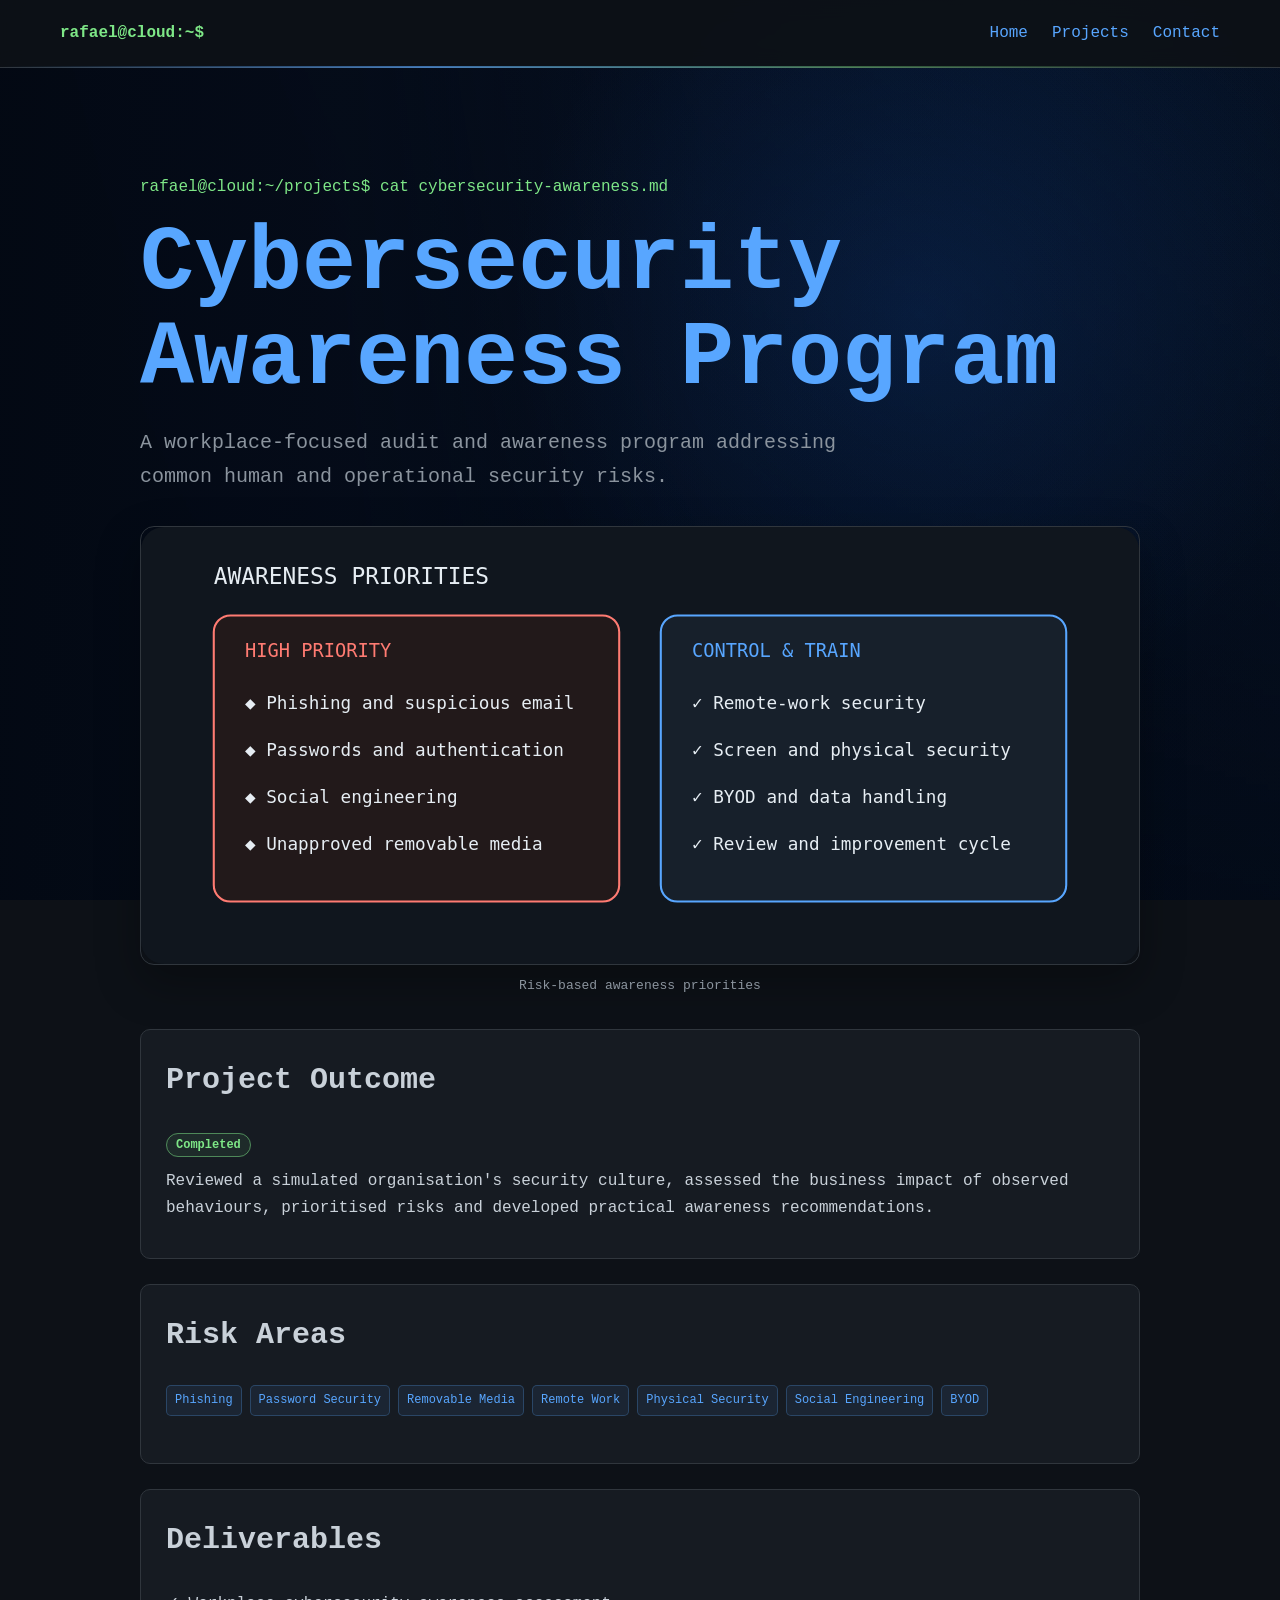
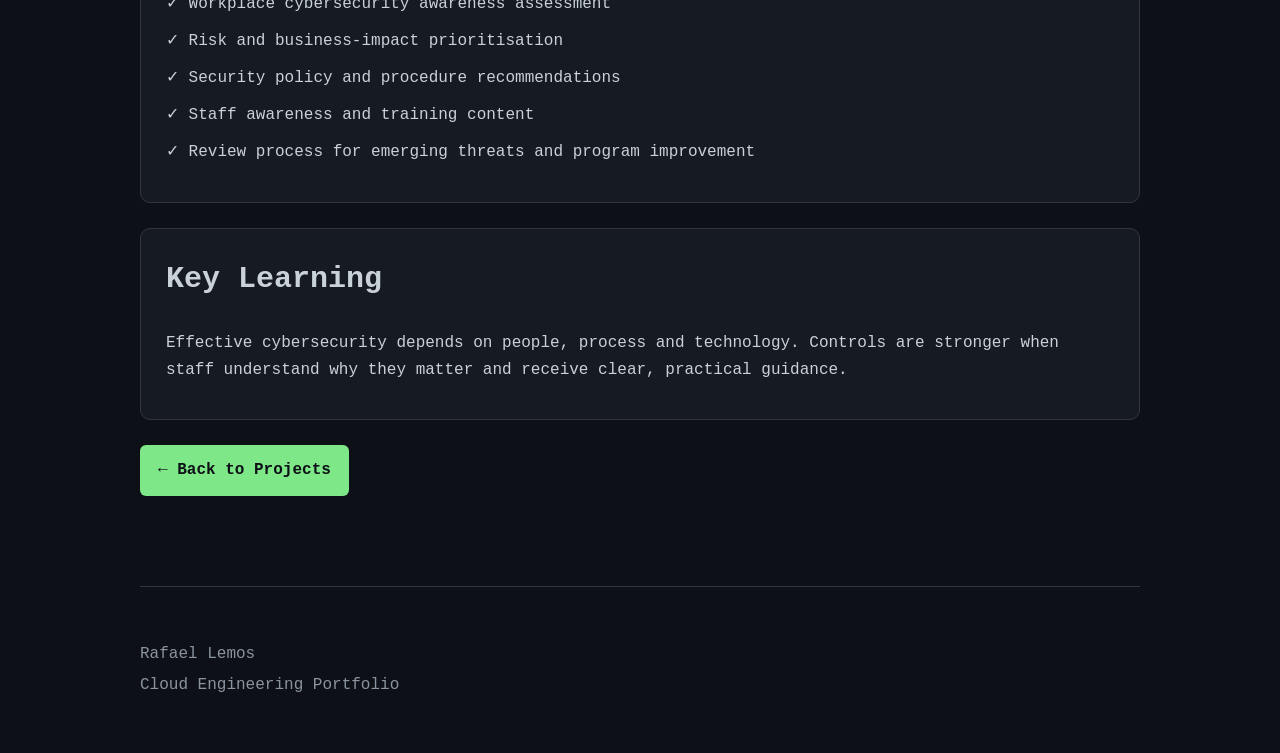
<file: projects/cybersecurity-awareness.html>
<!DOCTYPE html>
<html lang="en">
<head><meta charset="UTF-8"><meta name="viewport" content="width=device-width, initial-scale=1.0"><title>Cybersecurity Awareness | Rafael Lemos</title><link rel="icon" href="../favicon.ico"><link rel="stylesheet" href="../style.css"></head>
<body>
    <header class="site-header"><p class="logo">rafael@cloud:~$</p><nav><a href="../index.html">Home</a><a href="../index.html#projects">Projects</a><a href="../index.html#contact">Contact</a></nav></header>
    <main><section class="project-page">
        <p class="terminal-command">rafael@cloud:~/projects$ cat cybersecurity-awareness.md</p>
        <h1>Cybersecurity Awareness Program</h1>
        <p class="hero-text">A workplace-focused audit and awareness program addressing common human and operational security risks.</p>
        <figure class="project-visual"><img src="../images/projects/cyber-risk.svg" alt="Cybersecurity awareness risk priority matrix"><figcaption>Risk-based awareness priorities</figcaption></figure>
        <div class="journey-box"><h2>Project Outcome</h2><p><span class="status-badge status-complete">Completed</span></p><p>Reviewed a simulated organisation's security culture, assessed the business impact of observed behaviours, prioritised risks and developed practical awareness recommendations.</p></div>
        <div class="journey-box"><h2>Risk Areas</h2><div class="tech-list"><span>Phishing</span><span>Password Security</span><span>Removable Media</span><span>Remote Work</span><span>Physical Security</span><span>Social Engineering</span><span>BYOD</span></div></div>
        <div class="journey-box"><h2>Deliverables</h2><p>✓ Workplace cybersecurity awareness assessment</p><p>✓ Risk and business-impact prioritisation</p><p>✓ Security policy and procedure recommendations</p><p>✓ Staff awareness and training content</p><p>✓ Review process for emerging threats and program improvement</p></div>
        <div class="journey-box"><h2>Key Learning</h2><p>Effective cybersecurity depends on people, process and technology. Controls are stronger when staff understand why they matter and receive clear, practical guidance.</p></div>
        <div class="hero-buttons"><a class="primary-button" href="../index.html#projects">← Back to Projects</a></div>
    </section></main><footer><p>Rafael Lemos</p><p>Cloud Engineering Portfolio</p></footer>
</body></html>
</file>
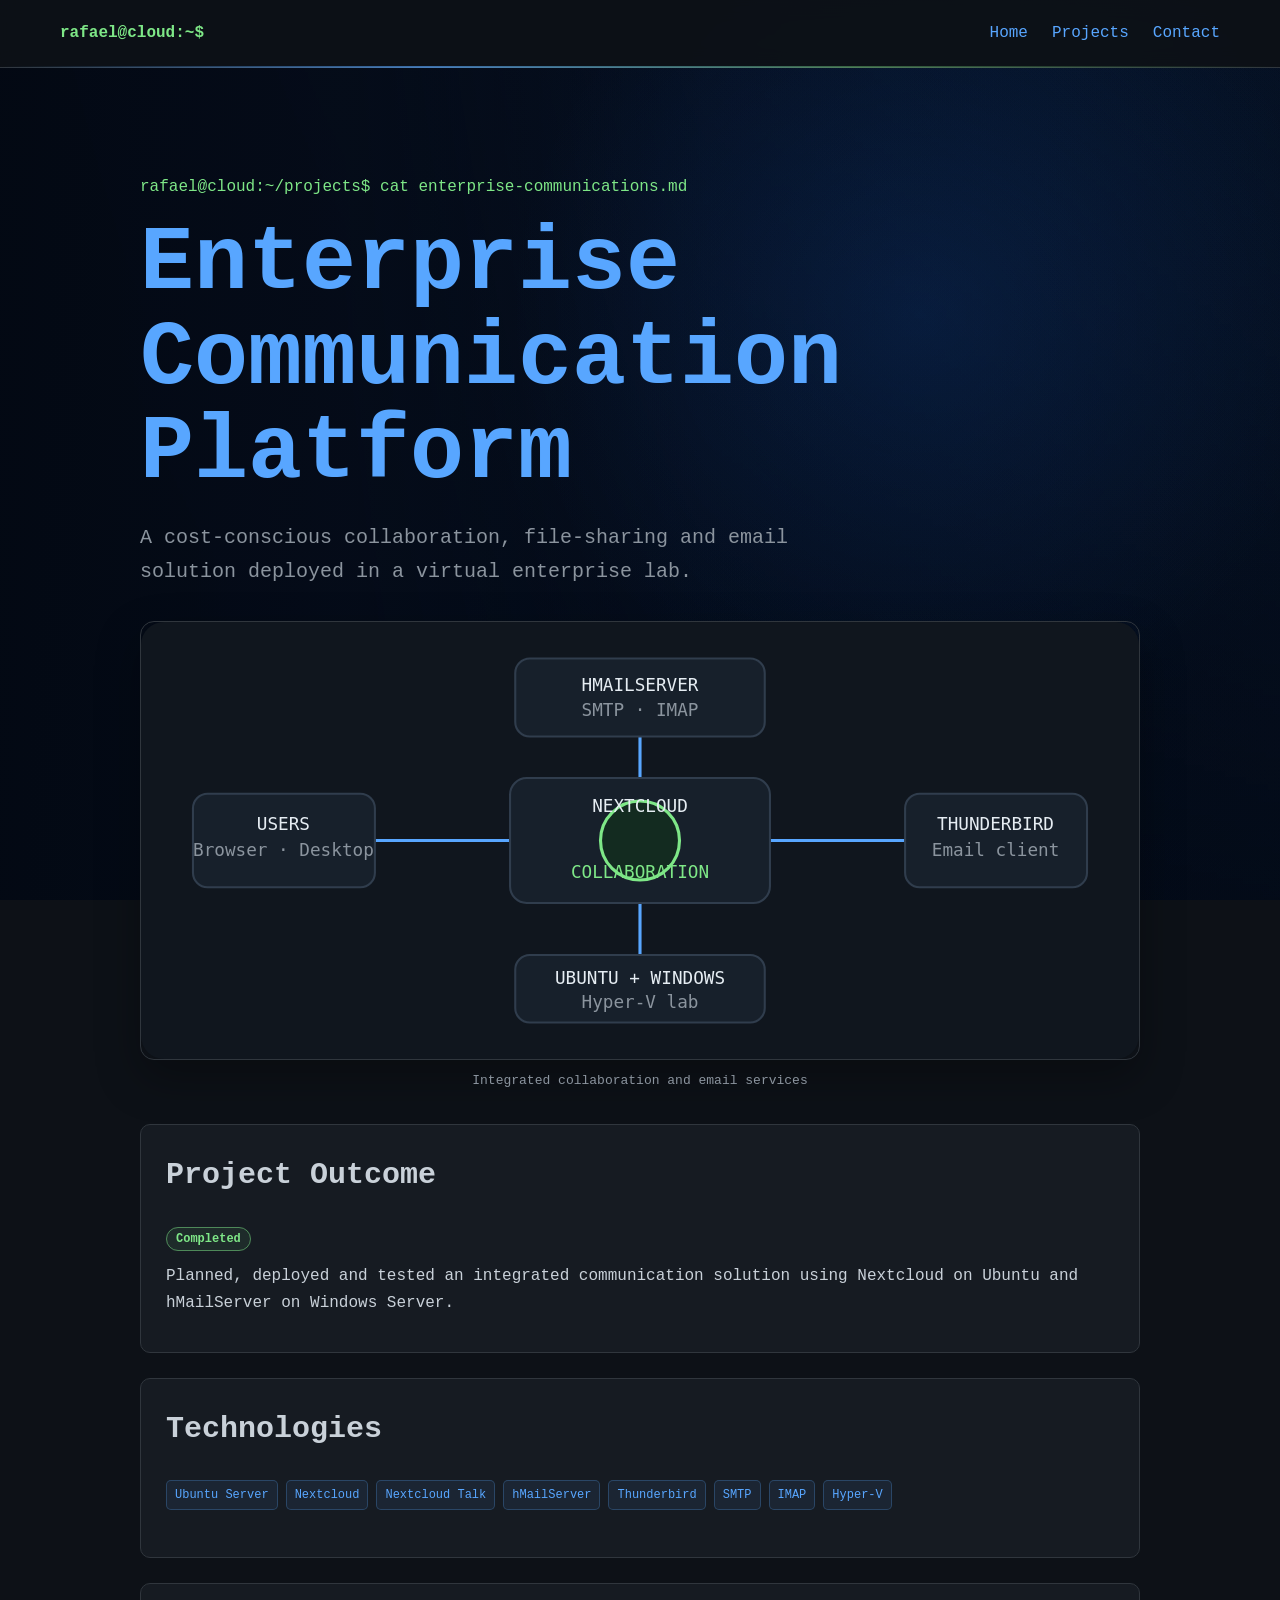
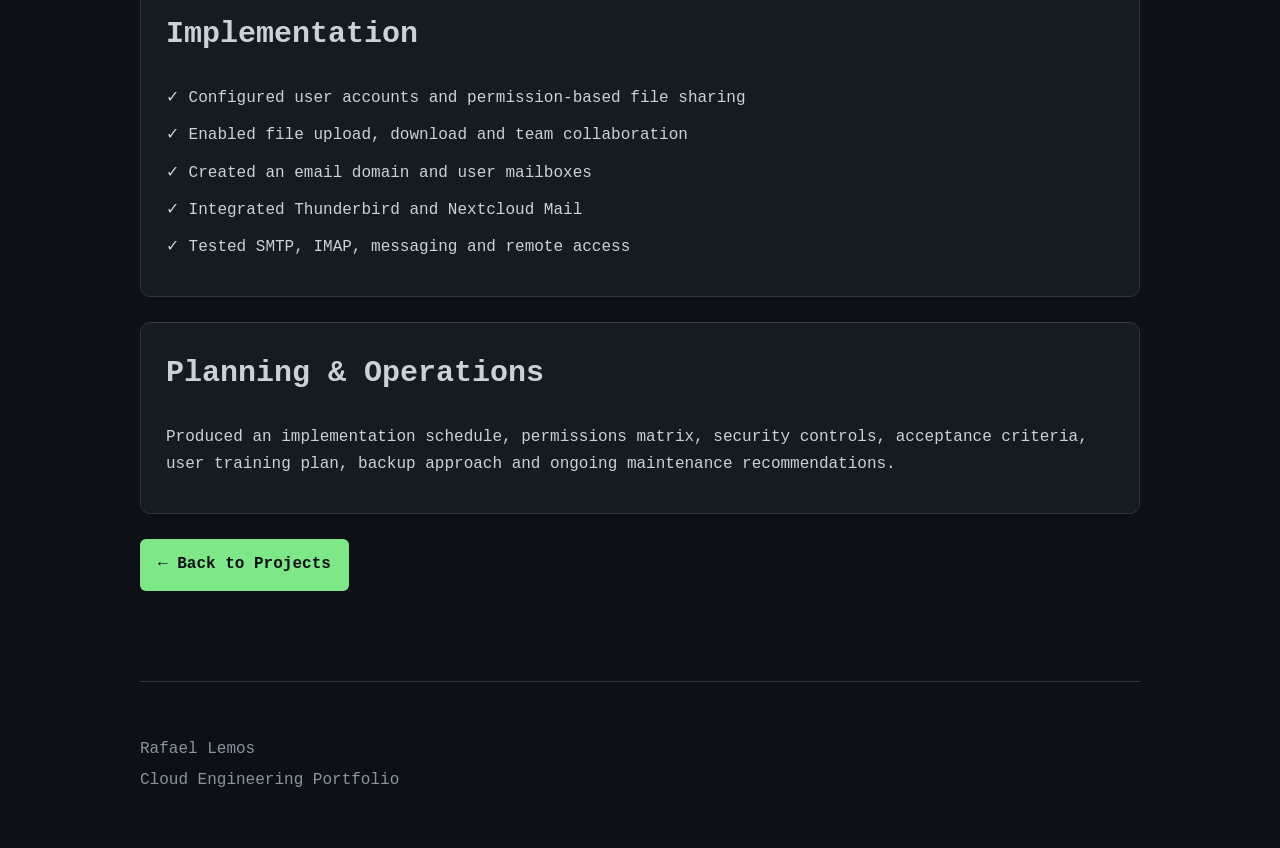
<file: projects/enterprise-communications.html>
<!DOCTYPE html>
<html lang="en">
<head>
    <meta charset="UTF-8">
    <meta name="viewport" content="width=device-width, initial-scale=1.0">
    <title>Enterprise Communications | Rafael Lemos</title>
    <link rel="icon" href="../favicon.ico">
    <link rel="stylesheet" href="../style.css">
</head>
<body>
    <header class="site-header"><p class="logo">rafael@cloud:~$</p><nav><a href="../index.html">Home</a><a href="../index.html#projects">Projects</a><a href="../index.html#contact">Contact</a></nav></header>
    <main><section class="project-page">
        <p class="terminal-command">rafael@cloud:~/projects$ cat enterprise-communications.md</p>
        <h1>Enterprise Communication Platform</h1>
        <p class="hero-text">A cost-conscious collaboration, file-sharing and email solution deployed in a virtual enterprise lab.</p>
        <figure class="project-visual"><img src="../images/projects/communications-architecture.svg" alt="Architecture diagram for Nextcloud and hMailServer communication services"><figcaption>Integrated collaboration and email services</figcaption></figure>
        <div class="journey-box"><h2>Project Outcome</h2><p><span class="status-badge status-complete">Completed</span></p><p>Planned, deployed and tested an integrated communication solution using Nextcloud on Ubuntu and hMailServer on Windows Server.</p></div>
        <div class="journey-box"><h2>Technologies</h2><div class="tech-list"><span>Ubuntu Server</span><span>Nextcloud</span><span>Nextcloud Talk</span><span>hMailServer</span><span>Thunderbird</span><span>SMTP</span><span>IMAP</span><span>Hyper-V</span></div></div>
        <div class="journey-box"><h2>Implementation</h2><p>✓ Configured user accounts and permission-based file sharing</p><p>✓ Enabled file upload, download and team collaboration</p><p>✓ Created an email domain and user mailboxes</p><p>✓ Integrated Thunderbird and Nextcloud Mail</p><p>✓ Tested SMTP, IMAP, messaging and remote access</p></div>
        <div class="journey-box"><h2>Planning &amp; Operations</h2><p>Produced an implementation schedule, permissions matrix, security controls, acceptance criteria, user training plan, backup approach and ongoing maintenance recommendations.</p></div>
        <div class="hero-buttons"><a class="primary-button" href="../index.html#projects">← Back to Projects</a></div>
    </section></main>
    <footer><p>Rafael Lemos</p><p>Cloud Engineering Portfolio</p></footer>
</body>
</html>
</file>
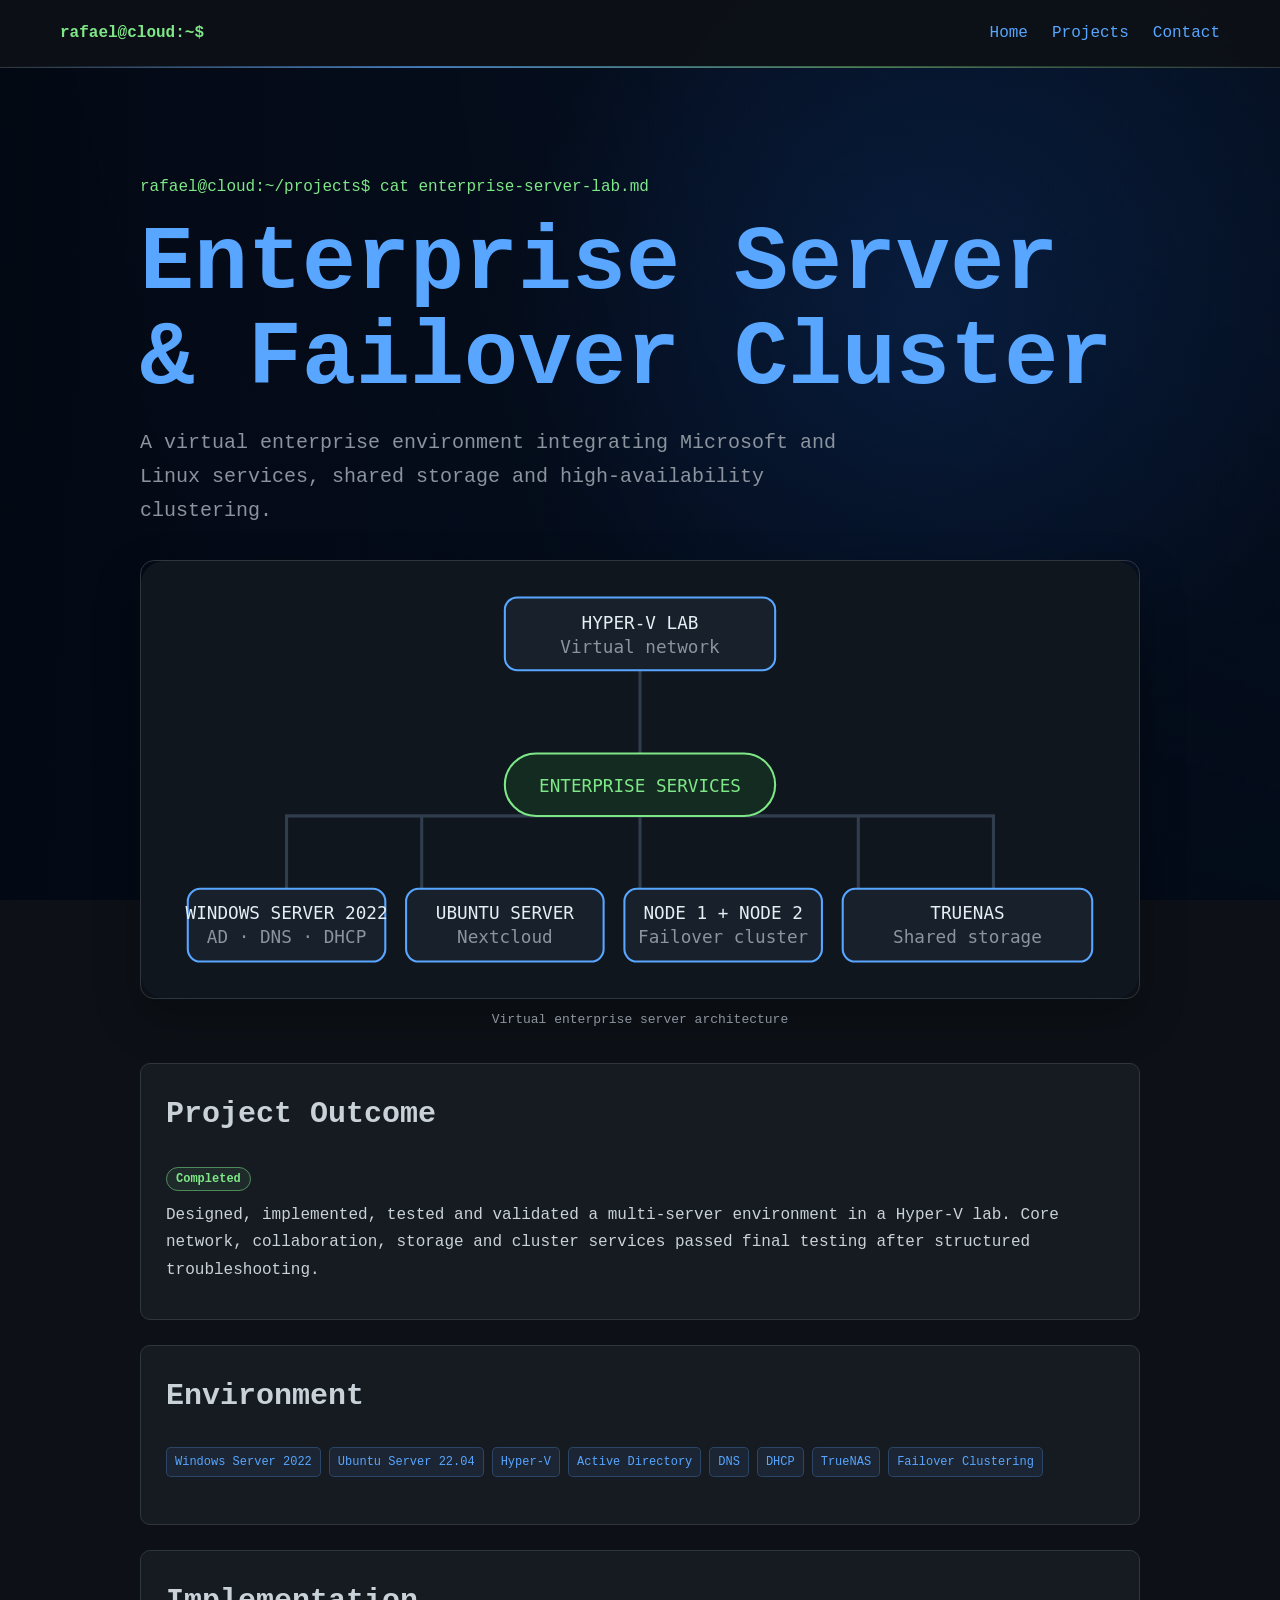
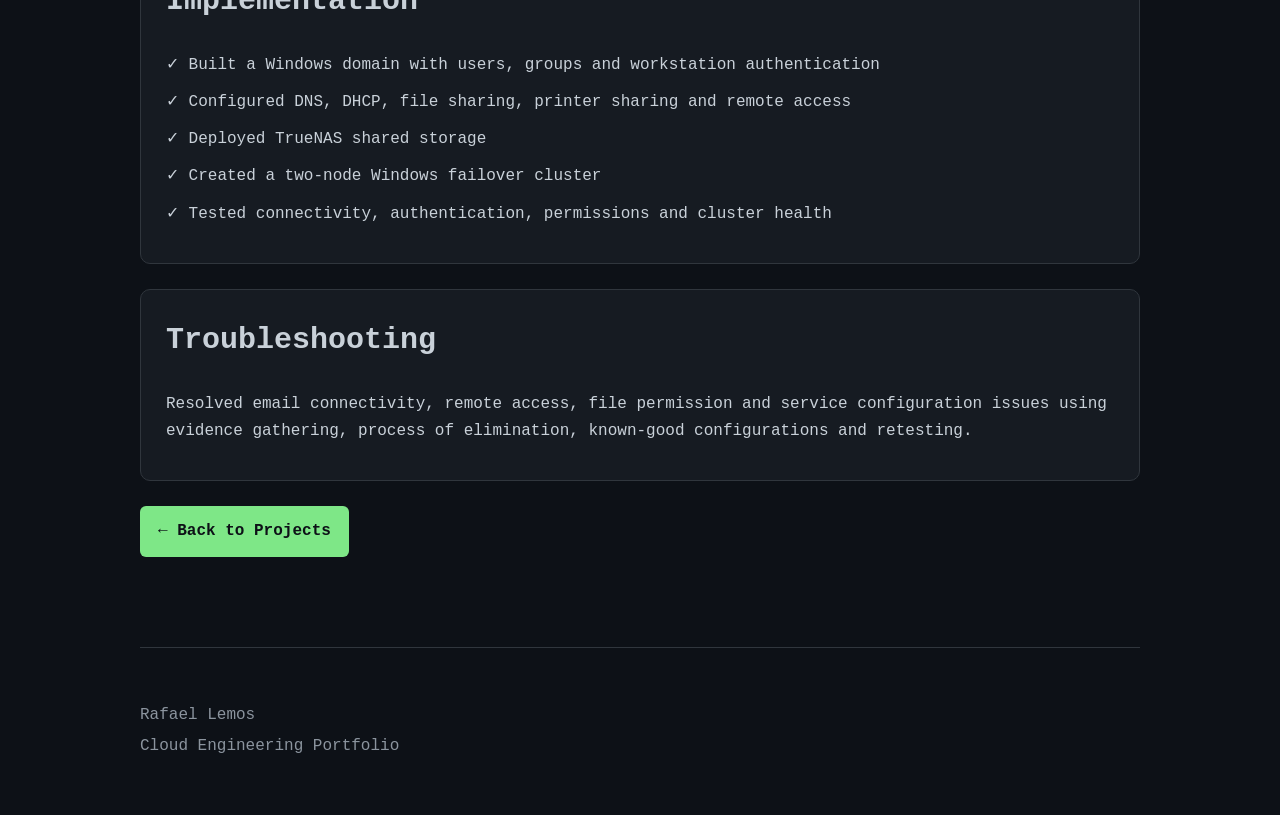
<file: projects/enterprise-server-lab.html>
<!DOCTYPE html>
<html lang="en">
<head>
    <meta charset="UTF-8">
    <meta name="viewport" content="width=device-width, initial-scale=1.0">
    <title>Enterprise Server Lab | Rafael Lemos</title>
    <link rel="icon" href="../favicon.ico">
    <link rel="stylesheet" href="../style.css">
</head>
<body>
    <header class="site-header">
        <p class="logo">rafael@cloud:~$</p>
        <nav><a href="../index.html">Home</a><a href="../index.html#projects">Projects</a><a href="../index.html#contact">Contact</a></nav>
    </header>
    <main><section class="project-page">
        <p class="terminal-command">rafael@cloud:~/projects$ cat enterprise-server-lab.md</p>
        <h1>Enterprise Server &amp; Failover Cluster</h1>
        <p class="hero-text">A virtual enterprise environment integrating Microsoft and Linux services, shared storage and high-availability clustering.</p>
        <figure class="project-visual"><img src="../images/projects/server-architecture.svg" alt="Architecture diagram showing the Hyper-V enterprise server lab"><figcaption>Virtual enterprise server architecture</figcaption></figure>
        <div class="journey-box"><h2>Project Outcome</h2><p><span class="status-badge status-complete">Completed</span></p><p>Designed, implemented, tested and validated a multi-server environment in a Hyper-V lab. Core network, collaboration, storage and cluster services passed final testing after structured troubleshooting.</p></div>
        <div class="journey-box"><h2>Environment</h2><div class="tech-list"><span>Windows Server 2022</span><span>Ubuntu Server 22.04</span><span>Hyper-V</span><span>Active Directory</span><span>DNS</span><span>DHCP</span><span>TrueNAS</span><span>Failover Clustering</span></div></div>
        <div class="journey-box"><h2>Implementation</h2><p>✓ Built a Windows domain with users, groups and workstation authentication</p><p>✓ Configured DNS, DHCP, file sharing, printer sharing and remote access</p><p>✓ Deployed TrueNAS shared storage</p><p>✓ Created a two-node Windows failover cluster</p><p>✓ Tested connectivity, authentication, permissions and cluster health</p></div>
        <div class="journey-box"><h2>Troubleshooting</h2><p>Resolved email connectivity, remote access, file permission and service configuration issues using evidence gathering, process of elimination, known-good configurations and retesting.</p></div>
        <div class="hero-buttons"><a class="primary-button" href="../index.html#projects">← Back to Projects</a></div>
    </section></main>
    <footer><p>Rafael Lemos</p><p>Cloud Engineering Portfolio</p></footer>
</body>
</html>
</file>
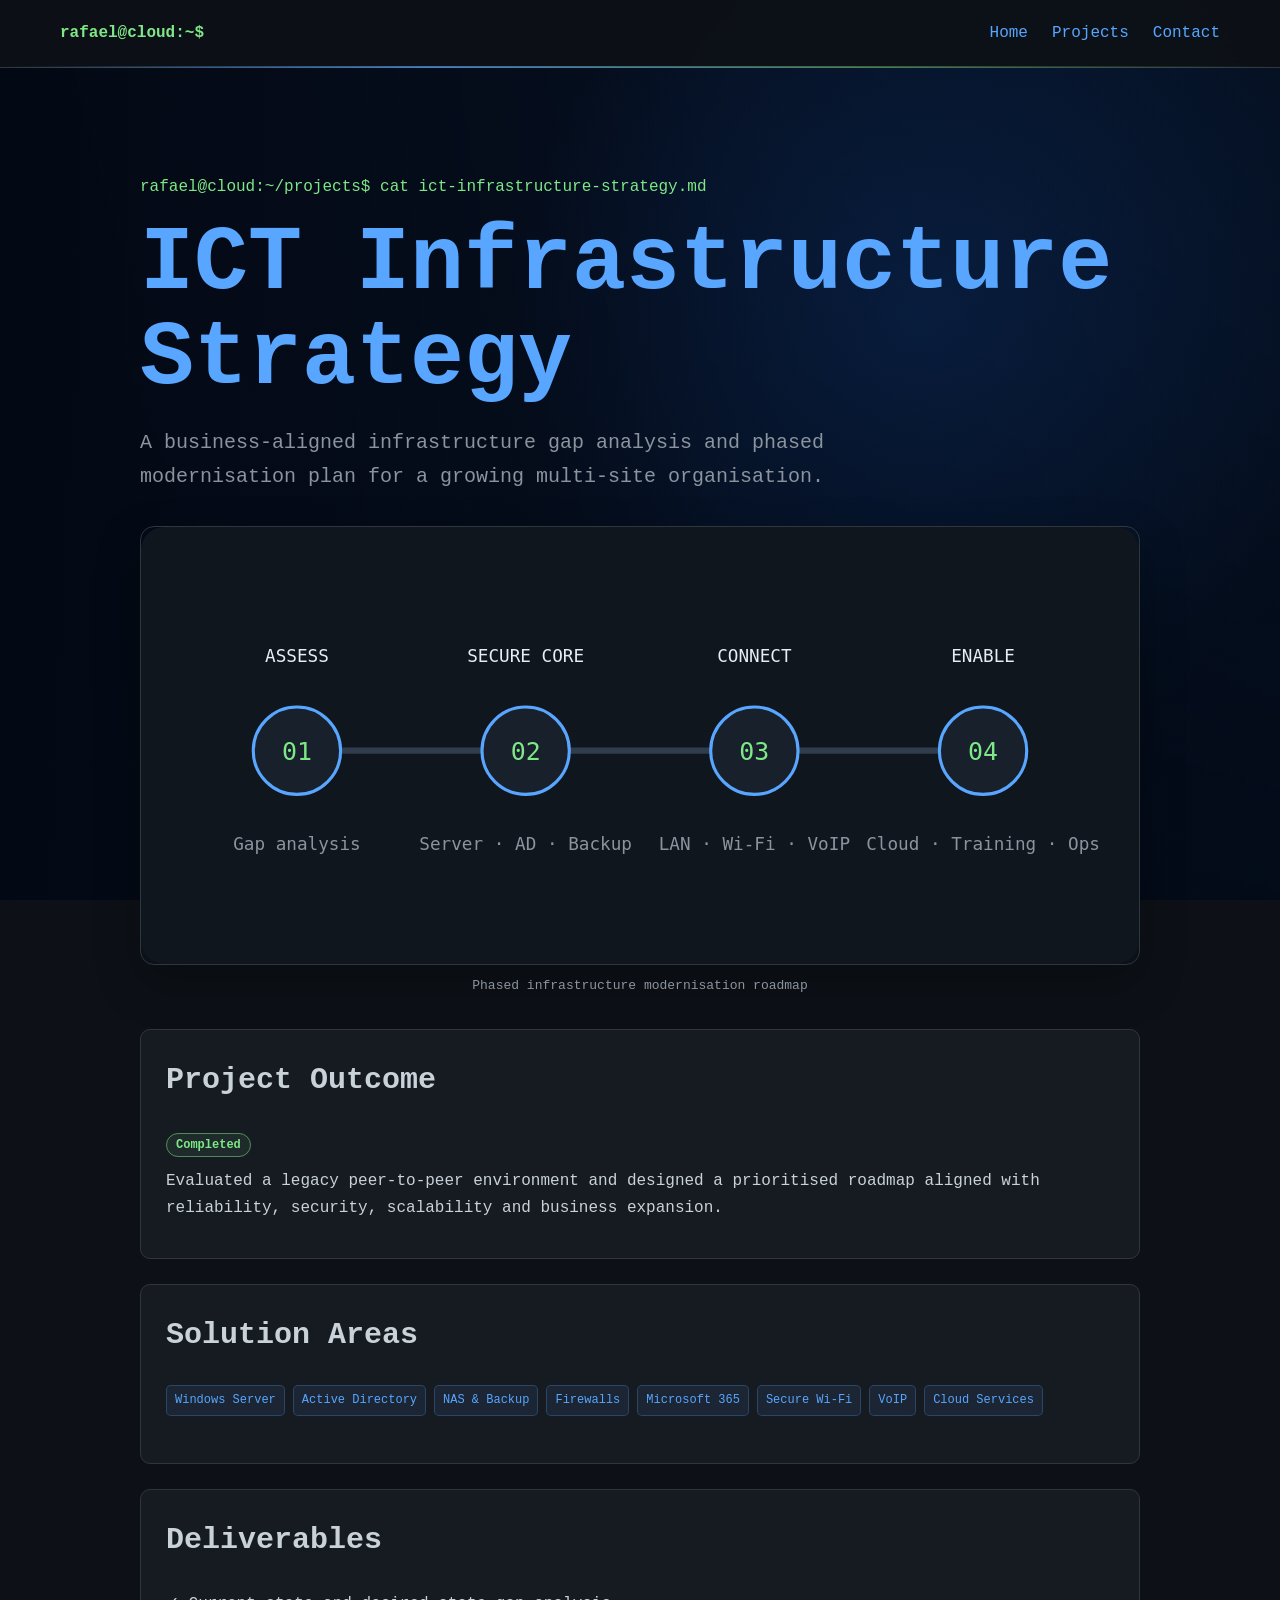
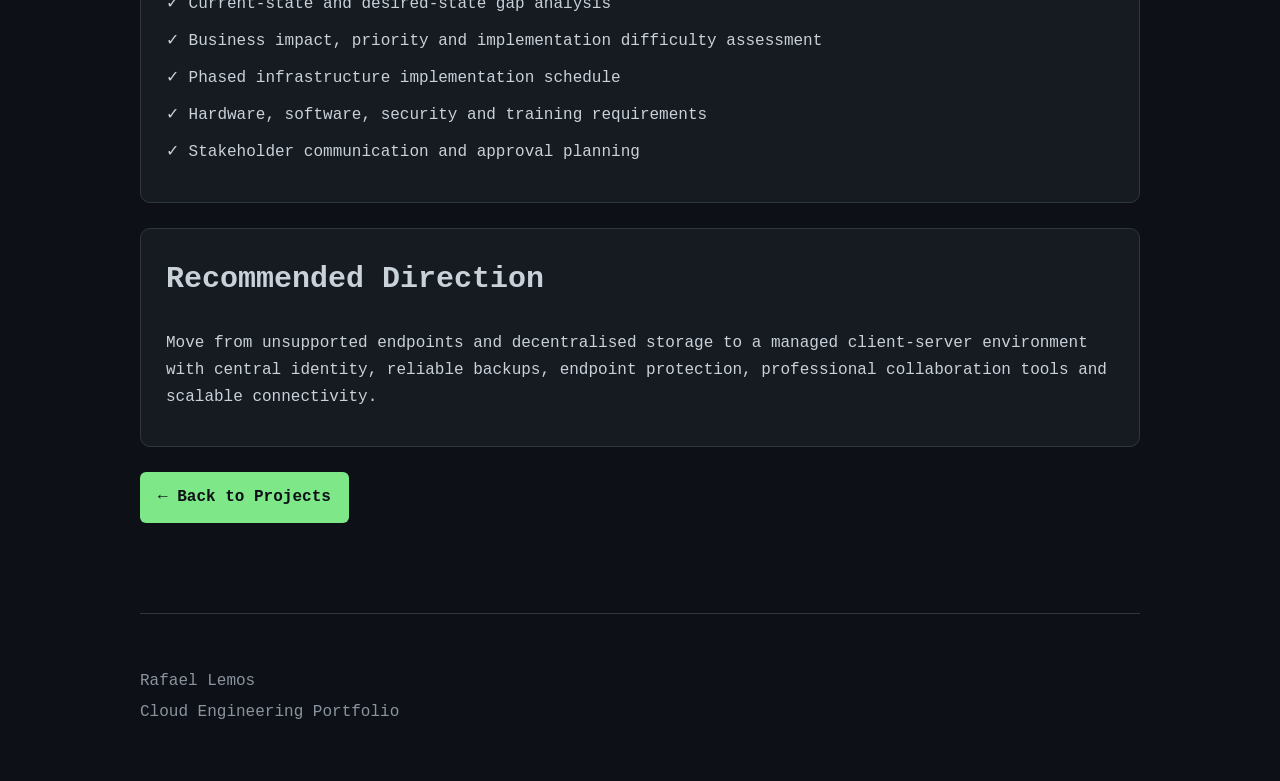
<file: projects/ict-infrastructure-strategy.html>
<!DOCTYPE html>
<html lang="en">
<head><meta charset="UTF-8"><meta name="viewport" content="width=device-width, initial-scale=1.0"><title>ICT Infrastructure Strategy | Rafael Lemos</title><link rel="icon" href="../favicon.ico"><link rel="stylesheet" href="../style.css"></head>
<body>
    <header class="site-header"><p class="logo">rafael@cloud:~$</p><nav><a href="../index.html">Home</a><a href="../index.html#projects">Projects</a><a href="../index.html#contact">Contact</a></nav></header>
    <main><section class="project-page">
        <p class="terminal-command">rafael@cloud:~/projects$ cat ict-infrastructure-strategy.md</p>
        <h1>ICT Infrastructure Strategy</h1>
        <p class="hero-text">A business-aligned infrastructure gap analysis and phased modernisation plan for a growing multi-site organisation.</p>
        <figure class="project-visual"><img src="../images/projects/strategy-roadmap.svg" alt="Four-phase ICT infrastructure modernisation roadmap"><figcaption>Phased infrastructure modernisation roadmap</figcaption></figure>
        <div class="journey-box"><h2>Project Outcome</h2><p><span class="status-badge status-complete">Completed</span></p><p>Evaluated a legacy peer-to-peer environment and designed a prioritised roadmap aligned with reliability, security, scalability and business expansion.</p></div>
        <div class="journey-box"><h2>Solution Areas</h2><div class="tech-list"><span>Windows Server</span><span>Active Directory</span><span>NAS &amp; Backup</span><span>Firewalls</span><span>Microsoft 365</span><span>Secure Wi-Fi</span><span>VoIP</span><span>Cloud Services</span></div></div>
        <div class="journey-box"><h2>Deliverables</h2><p>✓ Current-state and desired-state gap analysis</p><p>✓ Business impact, priority and implementation difficulty assessment</p><p>✓ Phased infrastructure implementation schedule</p><p>✓ Hardware, software, security and training requirements</p><p>✓ Stakeholder communication and approval planning</p></div>
        <div class="journey-box"><h2>Recommended Direction</h2><p>Move from unsupported endpoints and decentralised storage to a managed client-server environment with central identity, reliable backups, endpoint protection, professional collaboration tools and scalable connectivity.</p></div>
        <div class="hero-buttons"><a class="primary-button" href="../index.html#projects">← Back to Projects</a></div>
    </section></main><footer><p>Rafael Lemos</p><p>Cloud Engineering Portfolio</p></footer>
</body></html>
</file>
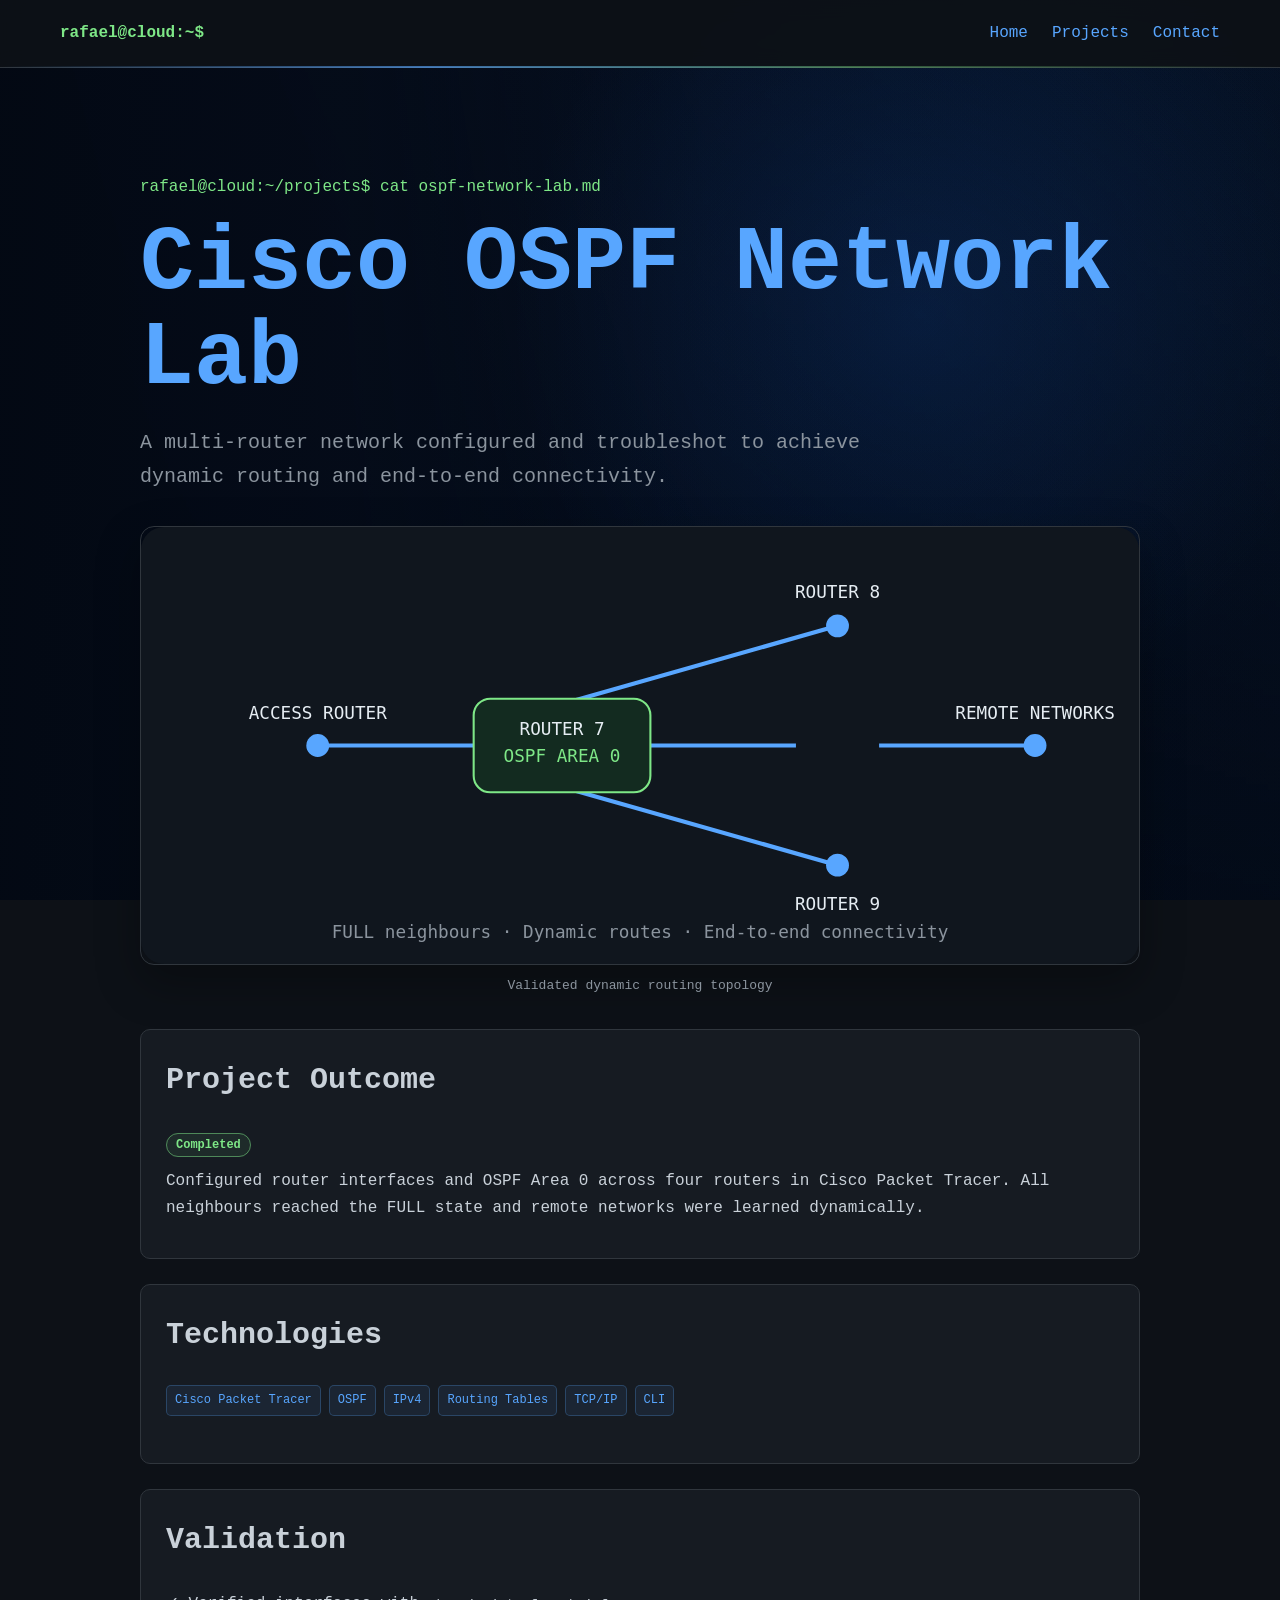
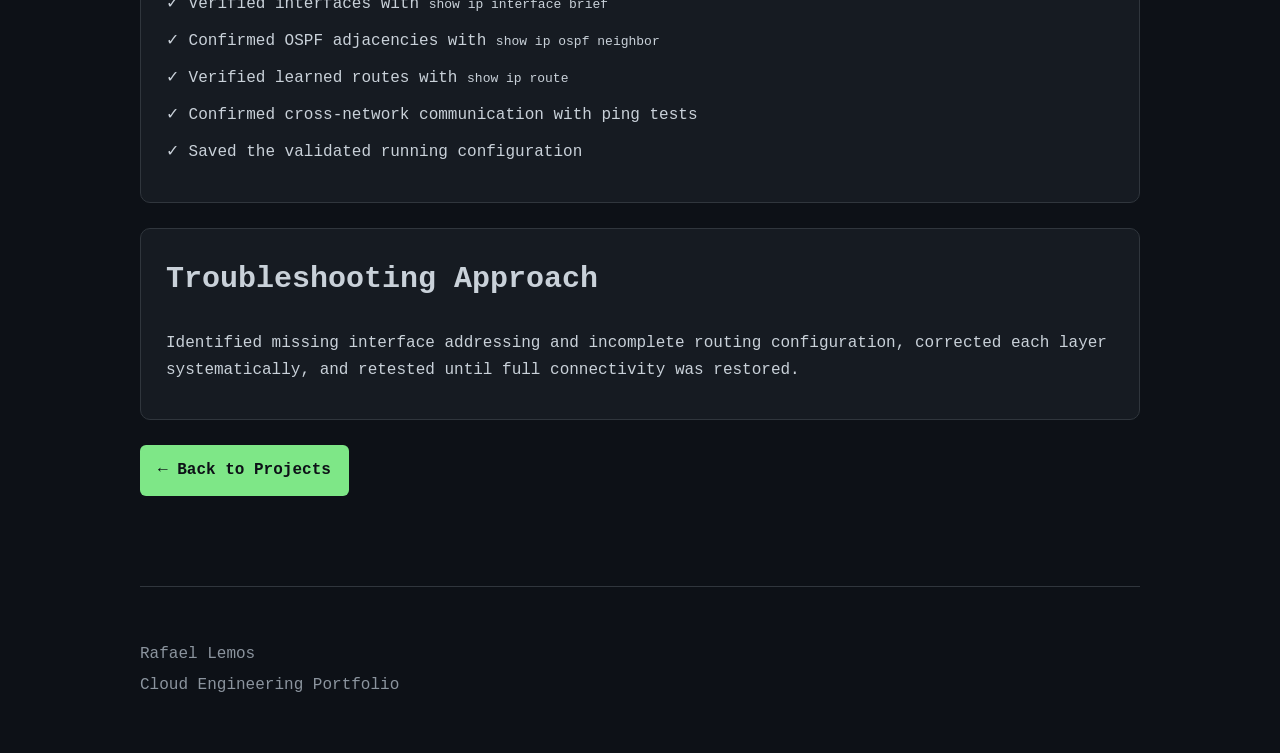
<file: projects/ospf-network-lab.html>
<!DOCTYPE html>
<html lang="en">
<head><meta charset="UTF-8"><meta name="viewport" content="width=device-width, initial-scale=1.0"><title>OSPF Network Lab | Rafael Lemos</title><link rel="icon" href="../favicon.ico"><link rel="stylesheet" href="../style.css"></head>
<body>
    <header class="site-header"><p class="logo">rafael@cloud:~$</p><nav><a href="../index.html">Home</a><a href="../index.html#projects">Projects</a><a href="../index.html#contact">Contact</a></nav></header>
    <main><section class="project-page">
        <p class="terminal-command">rafael@cloud:~/projects$ cat ospf-network-lab.md</p>
        <h1>Cisco OSPF Network Lab</h1>
        <p class="hero-text">A multi-router network configured and troubleshot to achieve dynamic routing and end-to-end connectivity.</p>
        <figure class="project-visual"><img src="../images/projects/ospf-topology.svg" alt="OSPF Area 0 multi-router network topology"><figcaption>Validated dynamic routing topology</figcaption></figure>
        <div class="journey-box"><h2>Project Outcome</h2><p><span class="status-badge status-complete">Completed</span></p><p>Configured router interfaces and OSPF Area 0 across four routers in Cisco Packet Tracer. All neighbours reached the FULL state and remote networks were learned dynamically.</p></div>
        <div class="journey-box"><h2>Technologies</h2><div class="tech-list"><span>Cisco Packet Tracer</span><span>OSPF</span><span>IPv4</span><span>Routing Tables</span><span>TCP/IP</span><span>CLI</span></div></div>
        <div class="journey-box"><h2>Validation</h2><p>✓ Verified interfaces with <code>show ip interface brief</code></p><p>✓ Confirmed OSPF adjacencies with <code>show ip ospf neighbor</code></p><p>✓ Verified learned routes with <code>show ip route</code></p><p>✓ Confirmed cross-network communication with ping tests</p><p>✓ Saved the validated running configuration</p></div>
        <div class="journey-box"><h2>Troubleshooting Approach</h2><p>Identified missing interface addressing and incomplete routing configuration, corrected each layer systematically, and retested until full connectivity was restored.</p></div>
        <div class="hero-buttons"><a class="primary-button" href="../index.html#projects">← Back to Projects</a></div>
    </section></main><footer><p>Rafael Lemos</p><p>Cloud Engineering Portfolio</p></footer>
</body></html>
</file>
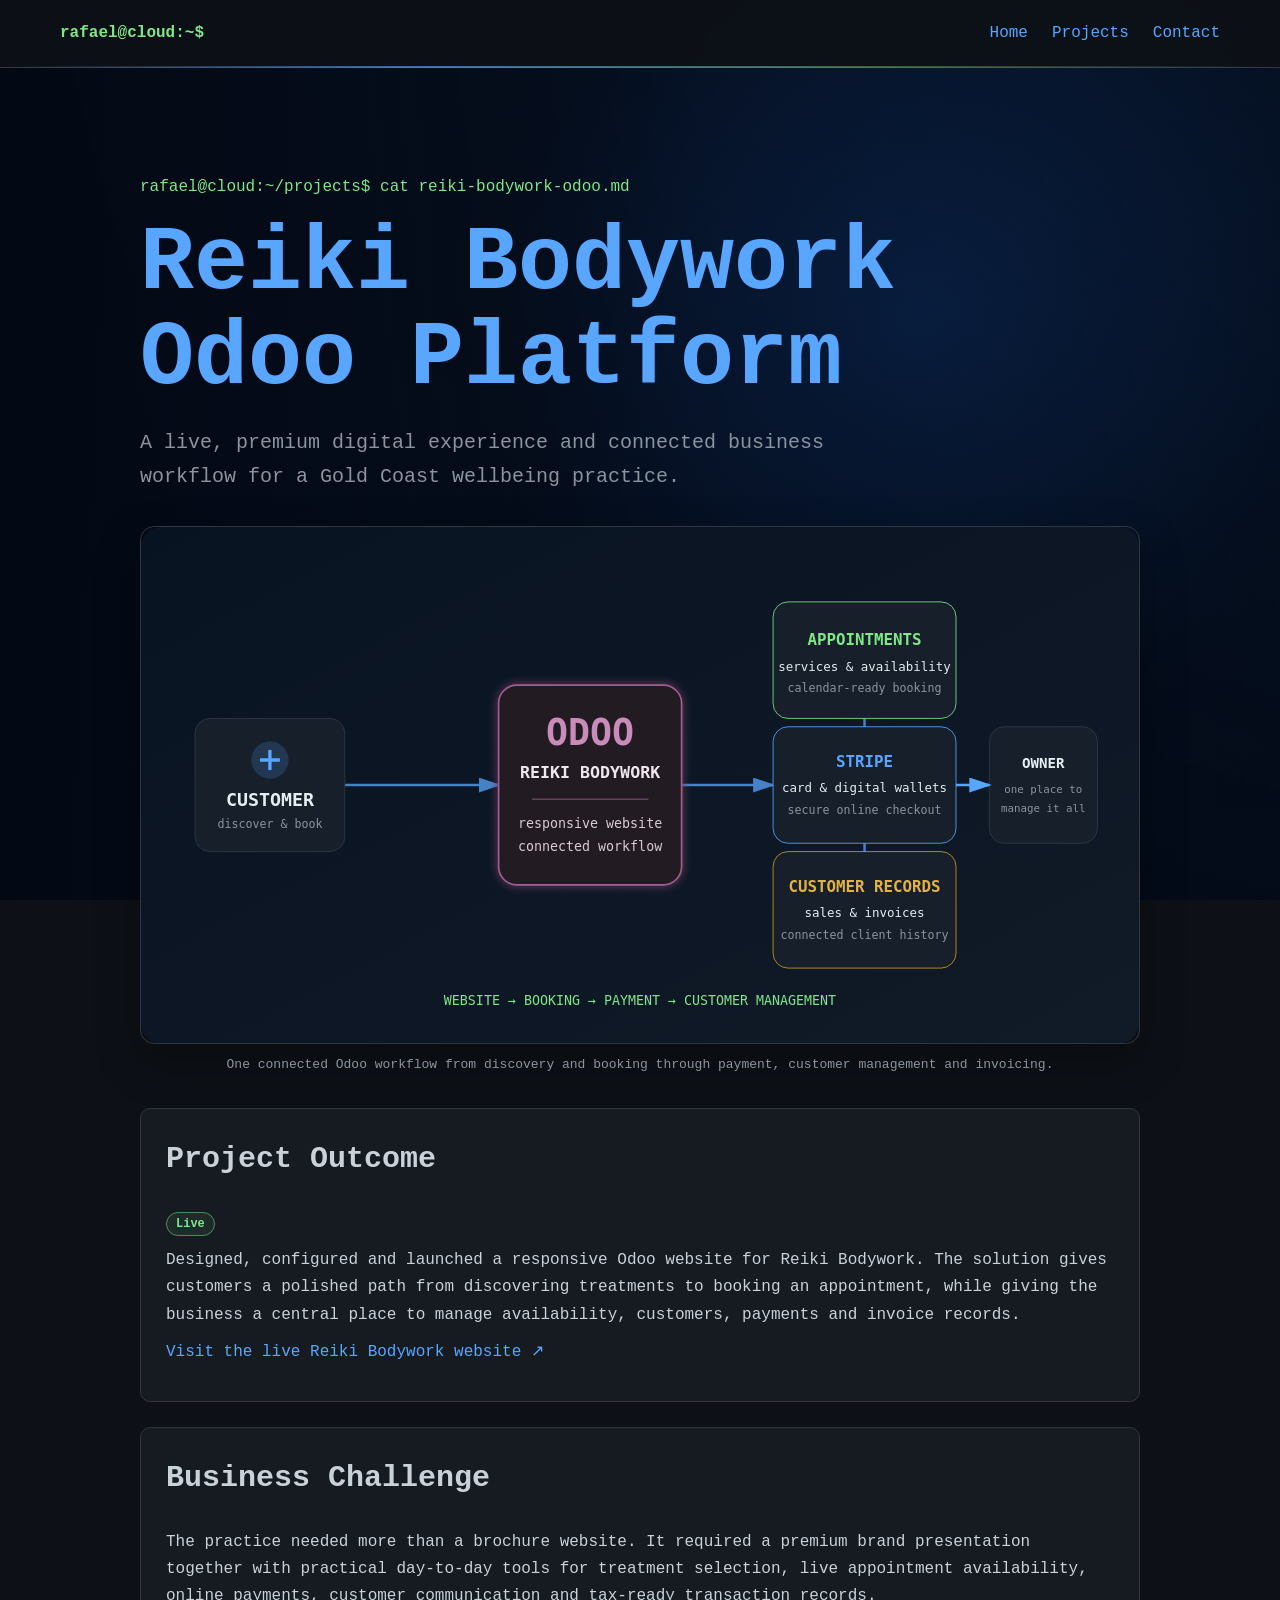
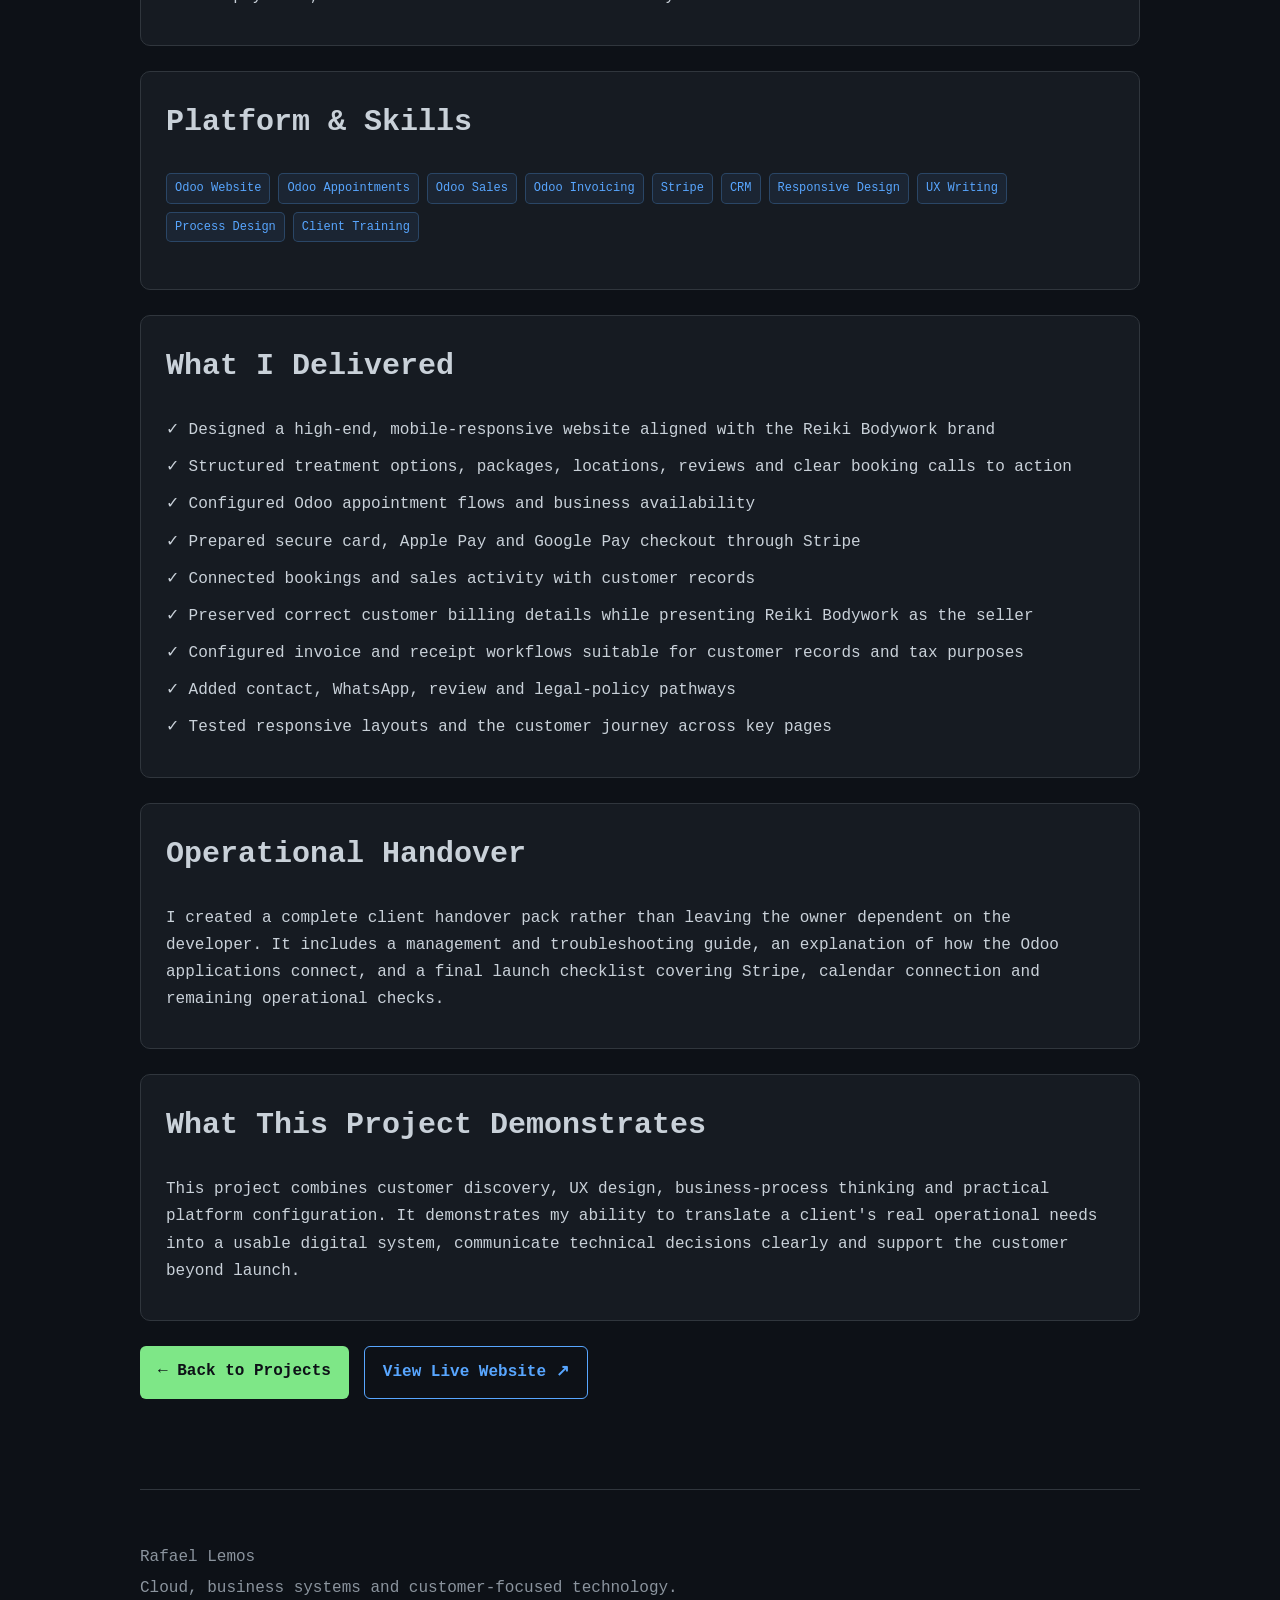
<file: projects/reiki-bodywork-odoo.html>
<!DOCTYPE html>
<html lang="en">
<head>
    <meta charset="UTF-8">
    <meta name="viewport" content="width=device-width, initial-scale=1.0">
    <meta name="description" content="Reiki Bodywork Odoo business platform case study by Rafael Lemos: responsive website, appointments, payments, customer records and invoicing workflows.">
    <title>Reiki Bodywork Odoo Platform | Rafael Lemos</title>
    <link rel="icon" type="image/x-icon" href="../favicon.ico">
    <link rel="icon" type="image/png" sizes="32x32" href="../favicon-32x32.png">
    <link rel="stylesheet" href="../style.css">
</head>
<body>
    <header class="site-header">
        <p class="logo">rafael@cloud:~$</p>
        <nav><a href="../index.html">Home</a><a href="../index.html#projects">Projects</a><a href="../index.html#contact">Contact</a></nav>
    </header>
    <main><section class="project-page">
        <p class="terminal-command">rafael@cloud:~/projects$ cat reiki-bodywork-odoo.md</p>
        <h1>Reiki Bodywork Odoo Platform</h1>
        <p class="hero-text">A live, premium digital experience and connected business workflow for a Gold Coast wellbeing practice.</p>

        <figure class="project-visual">
            <img src="../images/projects/odoo-booking-platform.svg" alt="Odoo business platform connecting the Reiki Bodywork website to appointments, secure payments, customer records, invoices and business administration">
            <figcaption>One connected Odoo workflow from discovery and booking through payment, customer management and invoicing.</figcaption>
        </figure>

        <div class="journey-box">
            <h2>Project Outcome</h2>
            <p><span class="status-badge status-complete">Live</span></p>
            <p>Designed, configured and launched a responsive Odoo website for Reiki Bodywork. The solution gives customers a polished path from discovering treatments to booking an appointment, while giving the business a central place to manage availability, customers, payments and invoice records.</p>
            <p><a href="https://reikibodywork.odoo.com/" target="_blank" rel="noopener noreferrer">Visit the live Reiki Bodywork website &nearr;</a></p>
        </div>

        <div class="journey-box">
            <h2>Business Challenge</h2>
            <p>The practice needed more than a brochure website. It required a premium brand presentation together with practical day-to-day tools for treatment selection, live appointment availability, online payments, customer communication and tax-ready transaction records.</p>
        </div>

        <div class="journey-box">
            <h2>Platform &amp; Skills</h2>
            <div class="tech-list"><span>Odoo Website</span><span>Odoo Appointments</span><span>Odoo Sales</span><span>Odoo Invoicing</span><span>Stripe</span><span>CRM</span><span>Responsive Design</span><span>UX Writing</span><span>Process Design</span><span>Client Training</span></div>
        </div>

        <div class="journey-box">
            <h2>What I Delivered</h2>
            <p>&check; Designed a high-end, mobile-responsive website aligned with the Reiki Bodywork brand</p>
            <p>&check; Structured treatment options, packages, locations, reviews and clear booking calls to action</p>
            <p>&check; Configured Odoo appointment flows and business availability</p>
            <p>&check; Prepared secure card, Apple Pay and Google Pay checkout through Stripe</p>
            <p>&check; Connected bookings and sales activity with customer records</p>
            <p>&check; Preserved correct customer billing details while presenting Reiki Bodywork as the seller</p>
            <p>&check; Configured invoice and receipt workflows suitable for customer records and tax purposes</p>
            <p>&check; Added contact, WhatsApp, review and legal-policy pathways</p>
            <p>&check; Tested responsive layouts and the customer journey across key pages</p>
        </div>

        <div class="journey-box">
            <h2>Operational Handover</h2>
            <p>I created a complete client handover pack rather than leaving the owner dependent on the developer. It includes a management and troubleshooting guide, an explanation of how the Odoo applications connect, and a final launch checklist covering Stripe, calendar connection and remaining operational checks.</p>
        </div>

        <div class="journey-box">
            <h2>What This Project Demonstrates</h2>
            <p>This project combines customer discovery, UX design, business-process thinking and practical platform configuration. It demonstrates my ability to translate a client's real operational needs into a usable digital system, communicate technical decisions clearly and support the customer beyond launch.</p>
        </div>

        <div class="hero-buttons"><a class="primary-button" href="../index.html#projects">&larr; Back to Projects</a><a class="secondary-button" href="https://reikibodywork.odoo.com/" target="_blank" rel="noopener noreferrer">View Live Website &nearr;</a></div>
    </section></main>
    <footer><p>Rafael Lemos</p><p>Cloud, business systems and customer-focused technology.</p></footer>
</body>
</html>
</file>
<file: style.css>
:root {
    --background: #0d1117;
    --surface: #161b22;
    --surface-light: #21262d;
    --text: #c9d1d9;
    --muted: #8b949e;
    --blue: #58a6ff;
    --green: #7ee787;
    --yellow: #d29922;
    --red: #ff7b72;
    --border: #30363d;
}

* {
    box-sizing: border-box;
}

html {
    scroll-behavior: smooth;
}

body {
    margin: 0;
    min-height: 100vh;
    position: relative;
    overflow-x: hidden;

    background-color: var(--background);
    color: var(--text);
    font-family: Consolas, "Courier New", monospace;
    line-height: 1.7;
}

body::before {
    content: "";
    position: fixed;
    inset: 0;
    z-index: -3;
    pointer-events: none;

    background:
        radial-gradient(circle at 72% 35%,
            rgba(25, 104, 210, 0.16),
            transparent 42%),
        linear-gradient(90deg,
            #030914 0%,
            #061124 48%,
            #07152b 100%);
}

.home-page::before {
    background-image:
        linear-gradient(90deg,
            rgba(3, 9, 20, 0.42) 0%,
            rgba(3, 9, 20, 0.08) 54%,
            rgba(3, 9, 20, 0.16) 100%),
        url("images/social-preview.png");
    background-position: center;
    background-repeat: no-repeat;
    background-size: cover;
}

body::after {
    content: "";
    position: fixed;
    inset: 0;
    z-index: -1;
    pointer-events: none;

    background:
        radial-gradient(circle at 72% 35%,
            rgba(30, 116, 255, 0.09),
            transparent 38%),
        linear-gradient(90deg,
            rgba(3, 9, 20, 0.96) 0%,
            rgba(5, 12, 25, 0.9) 27%,
            rgba(5, 13, 28, 0.42) 55%,
            rgba(3, 10, 22, 0.18) 100%),
        linear-gradient(180deg,
            rgba(3, 8, 18, 0.16),
            rgba(3, 8, 18, 0.72));

    animation: glow-shift 10s ease-in-out infinite alternate;
}

/* Animated cloud network background */

#network-background {
    position: fixed;
    inset: 0;
    width: 100%;
    height: 100%;
    z-index: -2;
    pointer-events: none;
    opacity: 0.88;
}

a {
    color: var(--blue);
    text-decoration: none;
}

a:hover {
    text-decoration: underline;
}

/* Header and navigation */

.site-header {
    position: sticky;
    top: 0;
    z-index: 10;
    display: flex;
    justify-content: space-between;
    align-items: center;
    gap: 30px;
    padding: 20px 60px;
    background-color: rgba(13, 17, 23, 0.95);
    border-bottom: 1px solid var(--border);
    backdrop-filter: blur(10px);
}

.site-header::after {
    content: "";
    position: absolute;
    left: 0;
    bottom: -1px;
    width: 100%;
    height: 2px;

    background: linear-gradient(90deg,
            transparent,
            rgba(88, 166, 255, 0.8),
            rgba(126, 231, 135, 0.5),
            transparent);

    opacity: 0.8;
    pointer-events: none;
}

.logo {
    margin: 0;
    color: var(--green);
    font-weight: bold;
}

nav {
    display: flex;
    flex-wrap: wrap;
    gap: 24px;
}

.menu-toggle {
    display: none;
    width: 46px;
    height: 42px;
    padding: 10px;
    align-items: center;
    justify-content: center;
    flex-direction: column;
    gap: 5px;
    background: rgba(88, 166, 255, 0.08);
    border: 1px solid rgba(88, 166, 255, 0.42);
    border-radius: 8px;
    cursor: pointer;
}

.menu-toggle span {
    display: block;
    width: 100%;
    height: 2px;
    margin: 0;
    flex: 0 0 2px;
    background: var(--blue);
    border-radius: 2px;
    transition: transform 0.25s ease, opacity 0.2s ease;
}

.menu-toggle[aria-expanded="true"] span:nth-child(1) {
    transform: translateY(7px) rotate(45deg);
}

.menu-toggle[aria-expanded="true"] span:nth-child(2) {
    opacity: 0;
}

.menu-toggle[aria-expanded="true"] span:nth-child(3) {
    transform: translateY(-7px) rotate(-45deg);
}

/* Main page layout */

main,
footer {
    width: min(1000px, calc(100% - 40px));
    margin: 0 auto;
}

section {
    padding: 90px 0;
    border-bottom: 1px solid var(--border);
}

.hero {
    min-height: auto;
    display: flex;
    flex-direction: column;
    justify-content: center;
    padding: 80px 0;
}

/* Cloud status dashboard */

.cloud-status {
    padding-top: 30px;
}

.status-header {
    display: flex;
    justify-content: space-between;
    align-items: flex-end;
    gap: 20px;
    margin-bottom: 25px;
}

.status-header h2 {
    margin-bottom: 0;
}

.online-status {
    display: inline-flex;
    align-items: center;
    gap: 8px;
    padding: 7px 12px;
    color: var(--green);
    background-color: rgba(126, 231, 135, 0.08);
    border: 1px solid rgba(126, 231, 135, 0.35);
    border-radius: 999px;
    font-size: 13px;
    font-weight: bold;
    text-transform: uppercase;
}

.online-dot {
    width: 9px;
    height: 9px;
    background-color: var(--green);
    border-radius: 50%;
    box-shadow: 0 0 12px rgba(126, 231, 135, 0.8);
    animation: status-pulse 2s infinite;
}

.status-in-progress {
    color: var(--yellow);
    background-color: rgba(210, 153, 34, 0.08);
    border-color: rgba(210, 153, 34, 0.35);
}

.status-in-progress .online-dot {
    background-color: var(--yellow);
    box-shadow: 0 0 12px rgba(210, 153, 34, 0.8);
}

.status-grid {
    display: grid;
    grid-template-columns: repeat(4, 1fr);
    gap: 16px;
}

.status-card {
    position: relative;
    overflow: hidden;
    padding: 22px;
    background: rgba(22, 27, 34, 0.88);
    border: 1px solid var(--border);
    border-radius: 10px;
    backdrop-filter: blur(6px);
    transition:
        transform 0.2s ease,
        border-color 0.2s ease,
        box-shadow 0.2s ease;
}

.status-card::before {
    content: "";
    position: absolute;
    top: 0;
    left: 0;
    width: 100%;
    height: 2px;
    background: linear-gradient(90deg,
            var(--blue),
            var(--green));
    opacity: 0.65;
}

.status-card:hover {
    transform: translateY(-3px);
    border-color: rgba(88, 166, 255, 0.65);
    box-shadow: 0 12px 30px rgba(0, 0, 0, 0.28);
}

.status-label {
    display: block;
    margin-bottom: 8px;
    color: var(--muted);
    font-size: 12px;
    text-transform: uppercase;
    letter-spacing: 0.08em;
}

.status-card strong {
    display: block;
    color: var(--blue);
    font-size: 18px;
}

.status-card small {
    display: block;
    margin-top: 5px;
    color: var(--muted);
}

@keyframes status-pulse {

    0%,
    100% {
        opacity: 1;
        transform: scale(1);
    }

    50% {
        opacity: 0.55;
        transform: scale(0.8);
    }
}

/* Typography */

.terminal-command {
    color: var(--green);
}

h1 {
    margin: 10px 0;
    color: var(--blue);
    font-size: clamp(50px, 9vw, 90px);
    line-height: 1.05;
}

h2 {
    margin-top: 0;
    font-size: 30px;
}

h3 {
    margin-top: 0;
}

.hero-text {
    max-width: 750px;
    color: var(--muted);
    font-size: 20px;
}

/* Buttons */

.hero-buttons {
    display: flex;
    flex-wrap: wrap;
    gap: 15px;
    margin-top: 25px;
}

.primary-button,
.secondary-button {
    display: inline-block;
    padding: 12px 18px;
    border-radius: 6px;
    font-weight: bold;
}

.primary-button,
.secondary-button,
.project-card,
.skill-list span {
    transition:
        transform 0.2s ease,
        border-color 0.2s ease,
        background-color 0.2s ease,
        box-shadow 0.2s ease;
}

.primary-button {
    background-color: var(--green);
    color: var(--background);
}

.primary-button:hover {
    transform: translateY(-2px);
    text-decoration: none;
    box-shadow: 0 8px 22px rgba(126, 231, 135, 0.18);
}

.secondary-button {
    color: var(--blue);
    border: 1px solid var(--blue);
}

.secondary-button:hover {
    transform: translateY(-2px);
    background-color: rgba(88, 166, 255, 0.08);
    text-decoration: none;
}

/* Skill tags */

.skill-list {
    display: flex;
    flex-wrap: wrap;
    gap: 12px;
}

.skill-list span {
    padding: 8px 12px;
    background-color: var(--surface);
    border: 1px solid var(--border);
    border-radius: 6px;
}

.skill-list span:hover {
    transform: translateY(-2px);
    border-color: var(--green);
}

.skill-categories {
    display: grid;
    grid-template-columns: repeat(2, minmax(0, 1fr));
    gap: 18px;
}

.skill-category,
.education-card,
.highlight-grid article {
    padding: 22px;
    background: rgba(22, 27, 34, 0.88);
    border: 1px solid var(--border);
    border-radius: 10px;
}

.skill-category h3 {
    margin-top: 0;
    color: var(--blue);
}

/* Portfolio highlights and education */

.highlight-grid,
.education-grid {
    display: grid;
    grid-template-columns: repeat(4, minmax(0, 1fr));
    gap: 16px;
}

.highlight-grid article {
    display: flex;
    min-height: 130px;
    flex-direction: column;
    justify-content: center;
    text-align: center;
}

.highlight-grid strong {
    color: var(--green);
    font-size: clamp(28px, 4vw, 42px);
    line-height: 1.1;
}

.highlight-grid span {
    margin-top: 9px;
    color: var(--muted);
    font-size: 13px;
}

.education-grid {
    grid-template-columns: repeat(3, minmax(0, 1fr));
}

.education-card h3 {
    margin: 9px 0;
    color: var(--text);
}

.education-card p {
    color: var(--muted);
}

.education-card small,
.education-year {
    color: var(--green);
}

/* Project controls and visuals */

.project-filters {
    display: flex;
    flex-wrap: wrap;
    gap: 10px;
    margin: 24px 0;
}

.filter-button {
    padding: 8px 14px;
    color: var(--muted);
    background: var(--surface);
    border: 1px solid var(--border);
    border-radius: 999px;
    font: inherit;
    font-size: 13px;
    cursor: pointer;
}

.filter-button:hover,
.filter-button:focus-visible,
.filter-button.active {
    color: var(--background);
    background: var(--green);
    border-color: var(--green);
}

.project-card.is-hidden {
    display: none;
}

.project-icon {
    display: grid;
    width: 46px;
    height: 46px;
    margin: 0;
    place-items: center;
    color: var(--blue);
    background: rgba(88, 166, 255, 0.08);
    border: 1px solid rgba(88, 166, 255, 0.35);
    border-radius: 10px;
    font-size: 11px;
    font-weight: bold;
    letter-spacing: 0.05em;
}

.project-visual {
    margin: 32px 0;
}

.project-visual img {
    display: block;
    width: 100%;
    border: 1px solid var(--border);
    border-radius: 14px;
    box-shadow: 0 18px 45px rgba(0, 0, 0, 0.3);
}

.project-visual figcaption {
    margin-top: 10px;
    color: var(--muted);
    font-size: 13px;
    text-align: center;
}

/* Accessible scroll reveal */

.reveal-ready {
    opacity: 0;
    transform: translateY(22px);
    transition: opacity 0.65s ease, transform 0.65s ease;
}

.reveal-ready.is-visible {
    opacity: 1;
    transform: none;
}

/* Project cards */

.project-grid {
    display: grid;
    grid-template-columns: repeat(3, 1fr);
    gap: 20px;
}

.project-card {
    display: flex;
    flex-direction: column;
    padding: 24px;
    background-color: var(--surface);
    border: 1px solid var(--border);
    border-radius: 10px;
}

.project-card:hover {
    transform: translateY(-4px);
    border-color: var(--blue);
    box-shadow: 0 12px 30px rgba(0, 0, 0, 0.25);
}

.project-card-header {
    display: flex;
    justify-content: space-between;
    align-items: center;
    gap: 16px;
    margin-bottom: 20px;
}

.project-icon {
    margin: 0;
    color: var(--blue);
    font-size: 11px;
    line-height: 1;
}

.status-badge {
    padding: 4px 9px;
    border: 1px solid var(--border);
    border-radius: 999px;
    font-size: 12px;
    font-weight: bold;
}

.status-progress {
    color: var(--yellow);
    border-color: rgba(210, 153, 34, 0.5);
    background-color: rgba(210, 153, 34, 0.08);
}

.status-complete {
    color: var(--green);
    border-color: rgba(126, 231, 135, 0.5);
    background-color: rgba(126, 231, 135, 0.08);
}

.project-description {
    flex-grow: 1;
    color: var(--muted);
}

.tech-list {
    display: flex;
    flex-wrap: wrap;
    gap: 8px;
    margin: 18px 0 22px;
}

.tech-list span {
    padding: 4px 8px;
    color: var(--blue);
    background-color: rgba(88, 166, 255, 0.08);
    border: 1px solid rgba(88, 166, 255, 0.25);
    border-radius: 5px;
    font-size: 12px;
}

.project-link {
    margin: auto 0 0;
    color: var(--blue);
    font-weight: bold;
}

.disabled-link {
    color: var(--muted);
}

/* Learning journey */

.journey-box {
    background-color: var(--surface);
    border: 1px solid var(--border);
    border-radius: 10px;
    padding: 25px;
    margin-top: 25px;
}

.journey-box p {
    margin: 10px 0;
}

.journey-list {
    display: grid;
    gap: 9px;
    margin: 18px 0;
}

.journey-box .journey-item {
    display: grid;
    grid-template-columns: 48px minmax(0, 1fr) 28px;
    align-items: center;
    gap: 13px;
    margin: 0;
    padding: 10px 12px;
    background: rgba(13, 17, 23, 0.5);
    border: 1px solid rgba(48, 54, 61, 0.85);
    border-radius: 8px;
}

.journey-icon {
    display: grid;
    width: 42px;
    height: 30px;
    place-items: center;
    color: var(--blue);
    background: rgba(88, 166, 255, 0.1);
    border: 1px solid rgba(88, 166, 255, 0.42);
    border-radius: 6px;
    font-size: 10px;
    font-weight: 700;
    letter-spacing: 0.04em;
    box-shadow: inset 0 -3px rgba(88, 166, 255, 0.08);
}

.journey-icon.aws {
    color: #ffb84d;
    background: rgba(255, 153, 0, 0.09);
    border-color: rgba(255, 153, 0, 0.48);
    box-shadow: inset 0 -3px rgba(255, 153, 0, 0.08);
}

.status-mark {
    display: grid;
    width: 25px;
    height: 25px;
    place-items: center;
    border-radius: 50%;
    font-weight: 700;
}

.journey-item.complete .status-mark {
    color: #07120a;
    background: var(--green);
    box-shadow: 0 0 13px rgba(126, 231, 135, 0.36);
}

.journey-item.active {
    border-color: rgba(255, 184, 77, 0.55);
}

.journey-item.active .status-mark {
    color: #ffb84d;
    background: rgba(255, 153, 0, 0.12);
    animation: status-pulse 1.8s ease-in-out infinite;
}

.journey-item.pending {
    opacity: 0.65;
}

.journey-item.pending .status-mark {
    color: var(--muted);
    border: 1px solid var(--border);
}

.journey-box hr {
    border: none;
    border-top: 1px solid var(--border);
    margin: 20px 0;
}

/* Typing cursor */

.cursor {
    color: var(--green);
    animation: blink 1s infinite;
}

@keyframes blink {

    0%,
    50% {
        opacity: 1;
    }

    51%,
    100% {
        opacity: 0;
    }
}

/* Terminal hero */

.terminal-window {
    overflow: hidden;
    width: 100%;
    background-color: rgba(22, 27, 34, 0.92);
    border: 1px solid var(--border);
    border-radius: 14px;

    box-shadow:
        0 20px 60px rgba(0, 0, 0, 0.45),
        0 0 35px rgba(88, 166, 255, 0.08);

    backdrop-filter: blur(4px);
}

.terminal-bar {
    display: flex;
    align-items: center;
    gap: 9px;
    padding: 12px 18px;
    background-color: var(--surface-light);
    border-bottom: 1px solid var(--border);
}

.terminal-bar p {
    margin: 0 0 0 10px;
    color: var(--muted);
    font-size: 14px;
}

.terminal-dot {
    width: 12px;
    height: 12px;
    border-radius: 50%;
    background-color: var(--muted);
}

.terminal-dot:nth-child(1) {
    background-color: var(--red);
}

.terminal-dot:nth-child(2) {
    background-color: var(--yellow);
}

.terminal-dot:nth-child(3) {
    background-color: var(--green);
}

.terminal-content {
    padding: 55px;
}

.current-focus {
    margin-top: 28px;
    color: var(--text);
}

.current-focus p {
    margin: 7px 0;
}

.current-focus span {
    color: var(--green);
}

/* Footer */

footer {
    padding: 50px 0;
    color: var(--muted);
}

footer p {
    margin: 4px 0;
}

/* Responsive design */

@media (max-width: 750px) {
    .site-header {
        position: relative;
        align-items: center;
        flex-direction: row;
        padding: 16px 20px;
    }

    .menu-toggle {
        display: flex;
        margin-left: auto;
    }

    #primary-navigation {
        position: absolute;
        top: calc(100% + 1px);
        left: 0;
        right: 0;
        display: grid;
        gap: 0;
        padding: 10px 20px 18px;
        background: rgba(13, 17, 23, 0.98);
        border-bottom: 1px solid var(--border);
        box-shadow: 0 18px 35px rgba(0, 0, 0, 0.35);
        opacity: 0;
        visibility: hidden;
        transform: translateY(-8px);
        transition: opacity 0.2s ease, transform 0.2s ease, visibility 0.2s;
    }

    #primary-navigation.is-open {
        opacity: 1;
        visibility: visible;
        transform: translateY(0);
    }

    #primary-navigation a {
        padding: 12px 4px;
        border-bottom: 1px solid rgba(48, 54, 61, 0.65);
    }

    #primary-navigation a:last-child {
        border-bottom: 0;
    }

    section {
        padding: 60px 0;
    }

    h1 {
        font-size: clamp(42px, 14vw, 64px);
    }

    .project-grid {
        grid-template-columns: 1fr;
    }

    .skill-categories,
    .education-grid,
    .highlight-grid {
        grid-template-columns: 1fr;
    }

    .terminal-content {
        padding: 30px 22px;
    }

    .terminal-bar p {
        display: none;
    }

    .status-header {
        flex-direction: column;
        align-items: flex-start;
    }

    .status-grid {
        grid-template-columns: 1fr;
    }
}



@keyframes glow-shift {
    from {
        opacity: 0.75;
        transform: scale(1);
    }

    to {
        opacity: 1;
        transform: scale(1.05);
    }
}

@media (prefers-reduced-motion: reduce) {

    body::before,
    body::after,
    .online-dot,
    .cursor {
        animation: none;
    }

    .reveal-ready {
        opacity: 1;
        transform: none;
        transition: none;
    }

    html {
        scroll-behavior: auto;
    }
}

@keyframes status-pulse {
    0%, 100% {
        box-shadow: 0 0 0 0 rgba(255, 184, 77, 0.1);
    }

    50% {
        box-shadow: 0 0 0 7px rgba(255, 184, 77, 0.08);
    }
}
</file>
